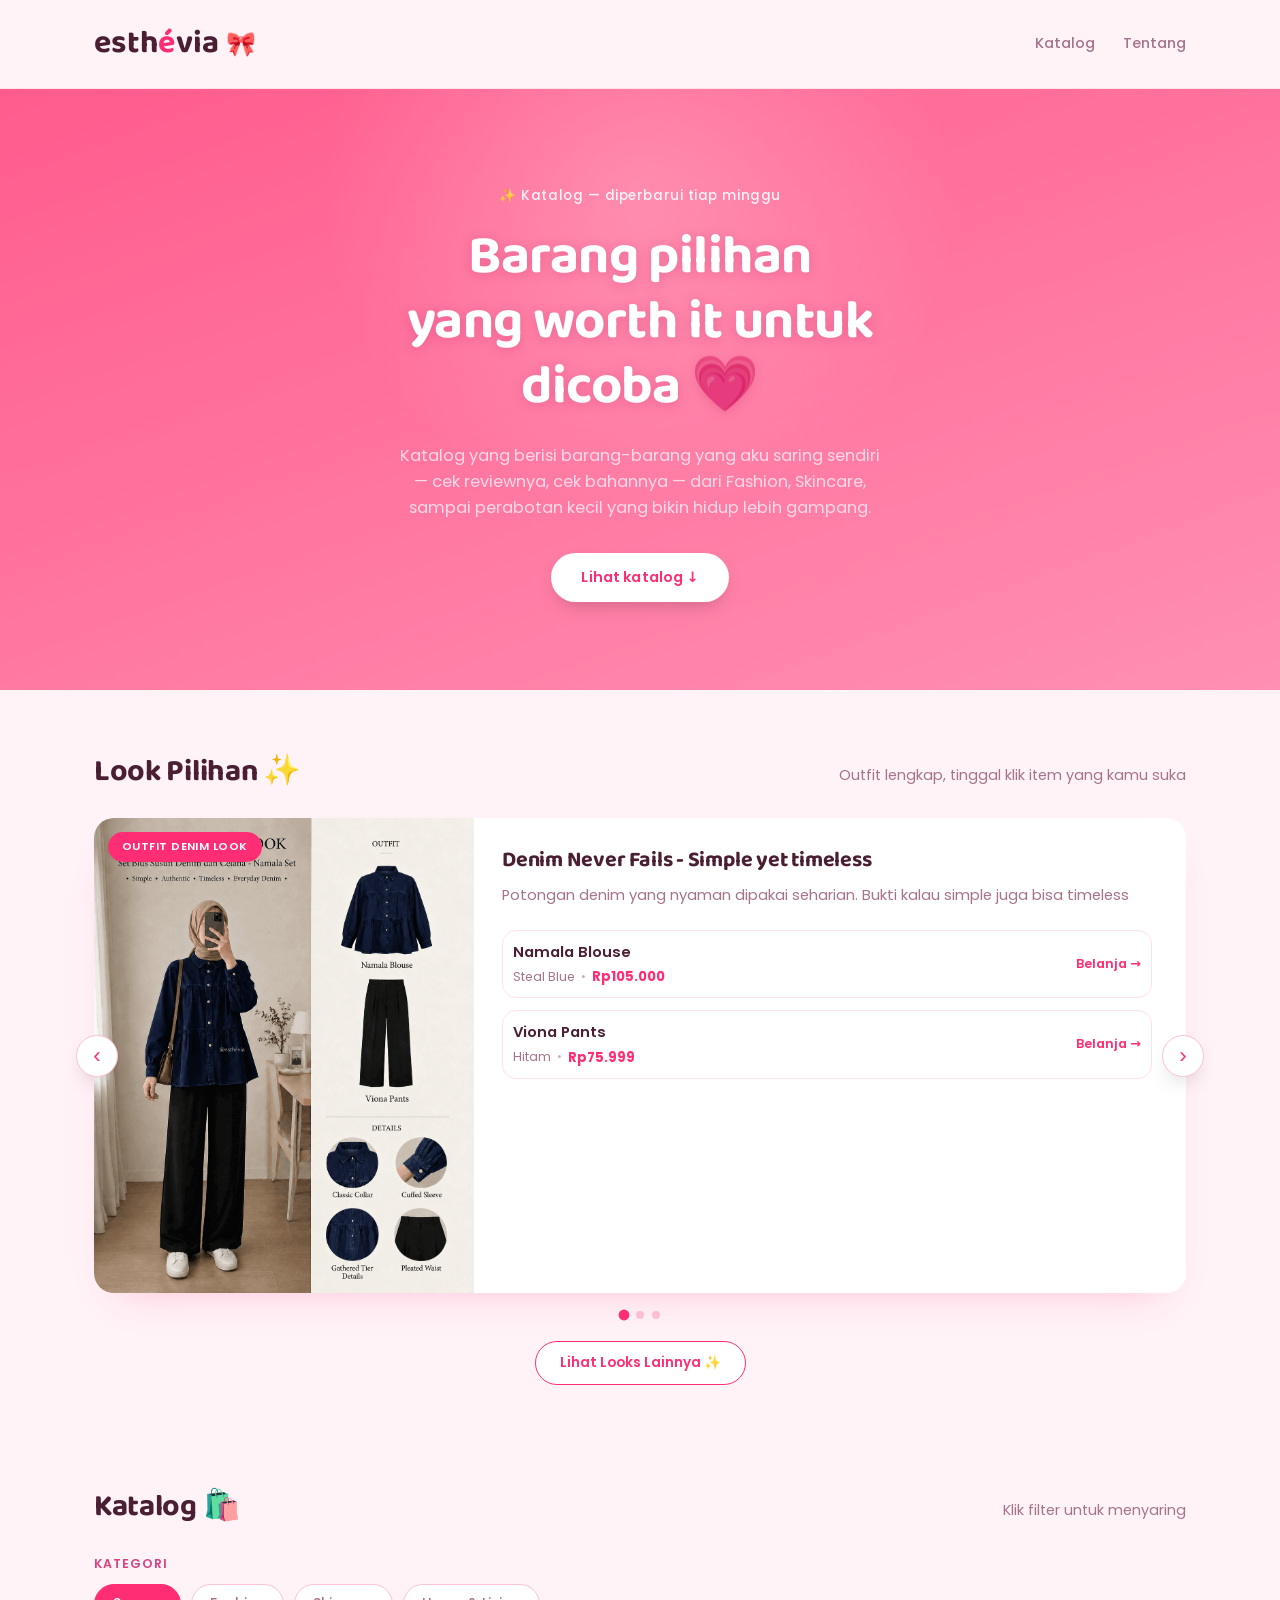
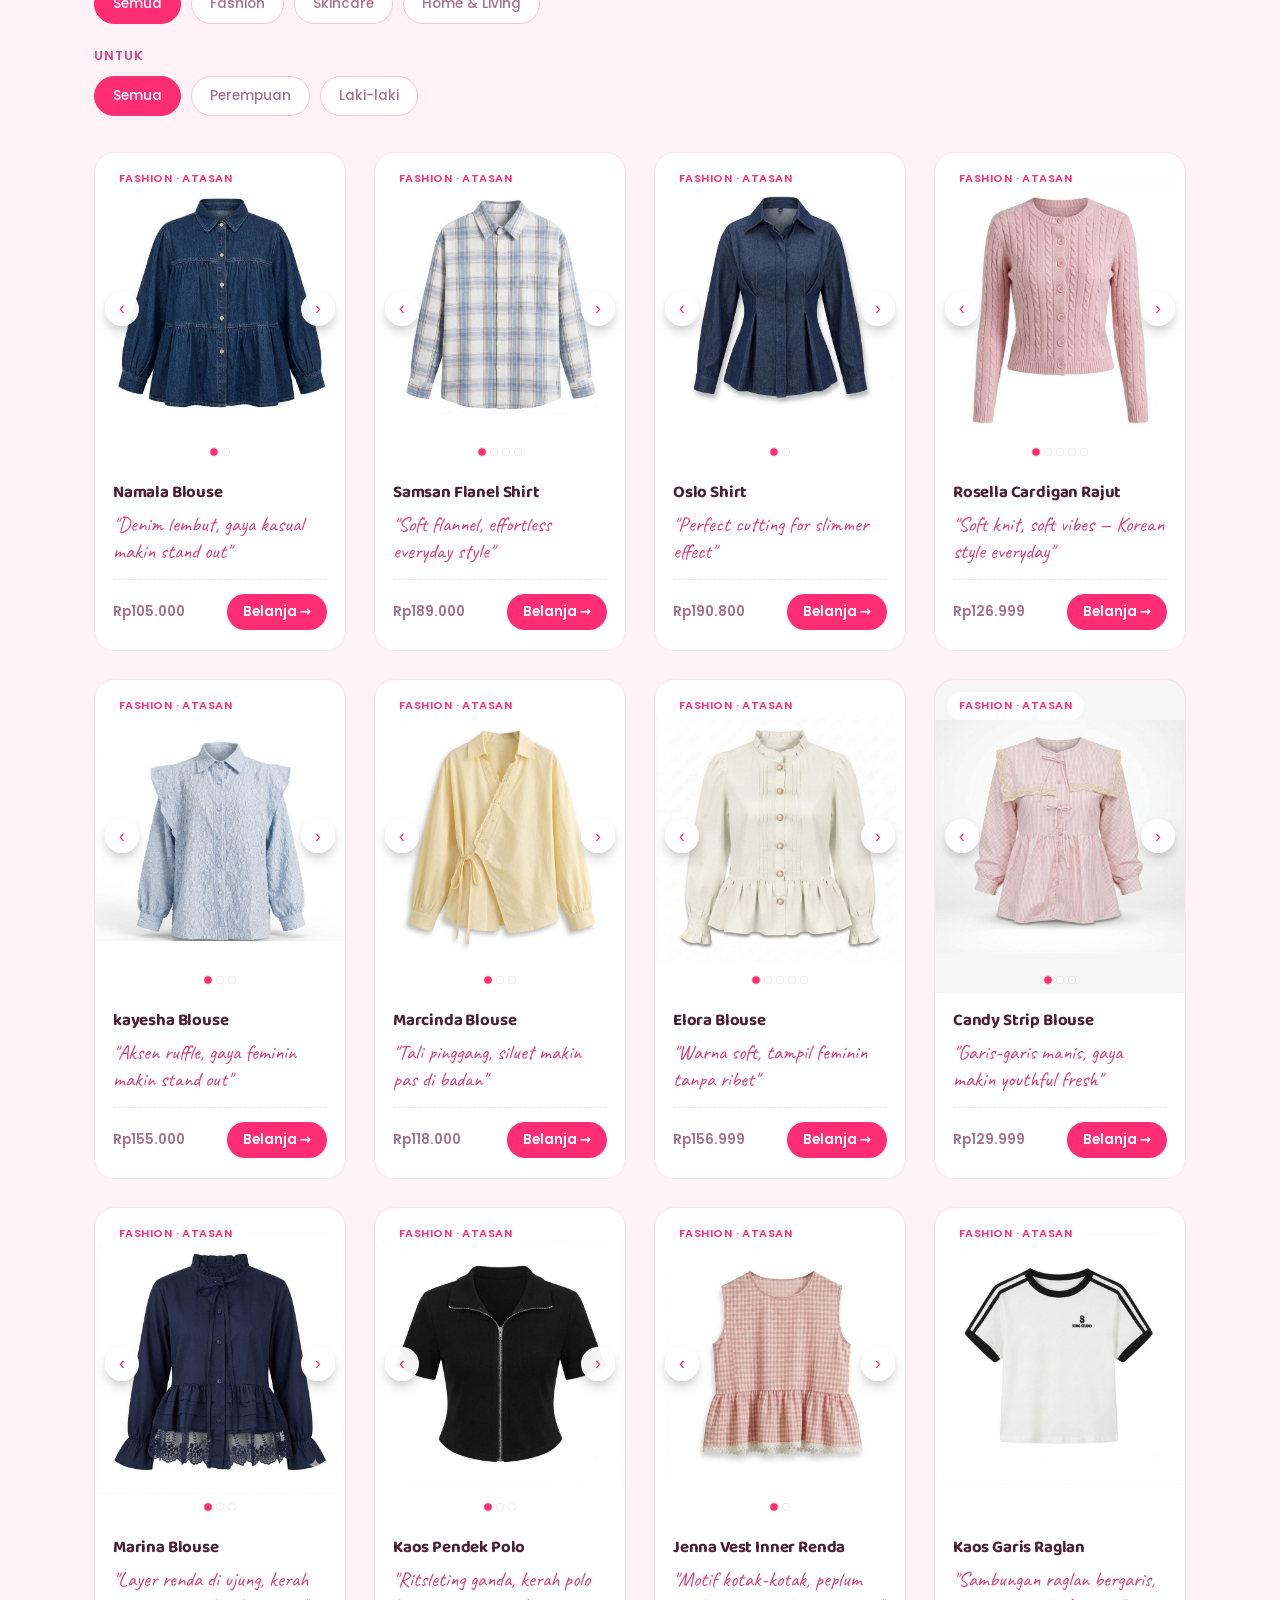
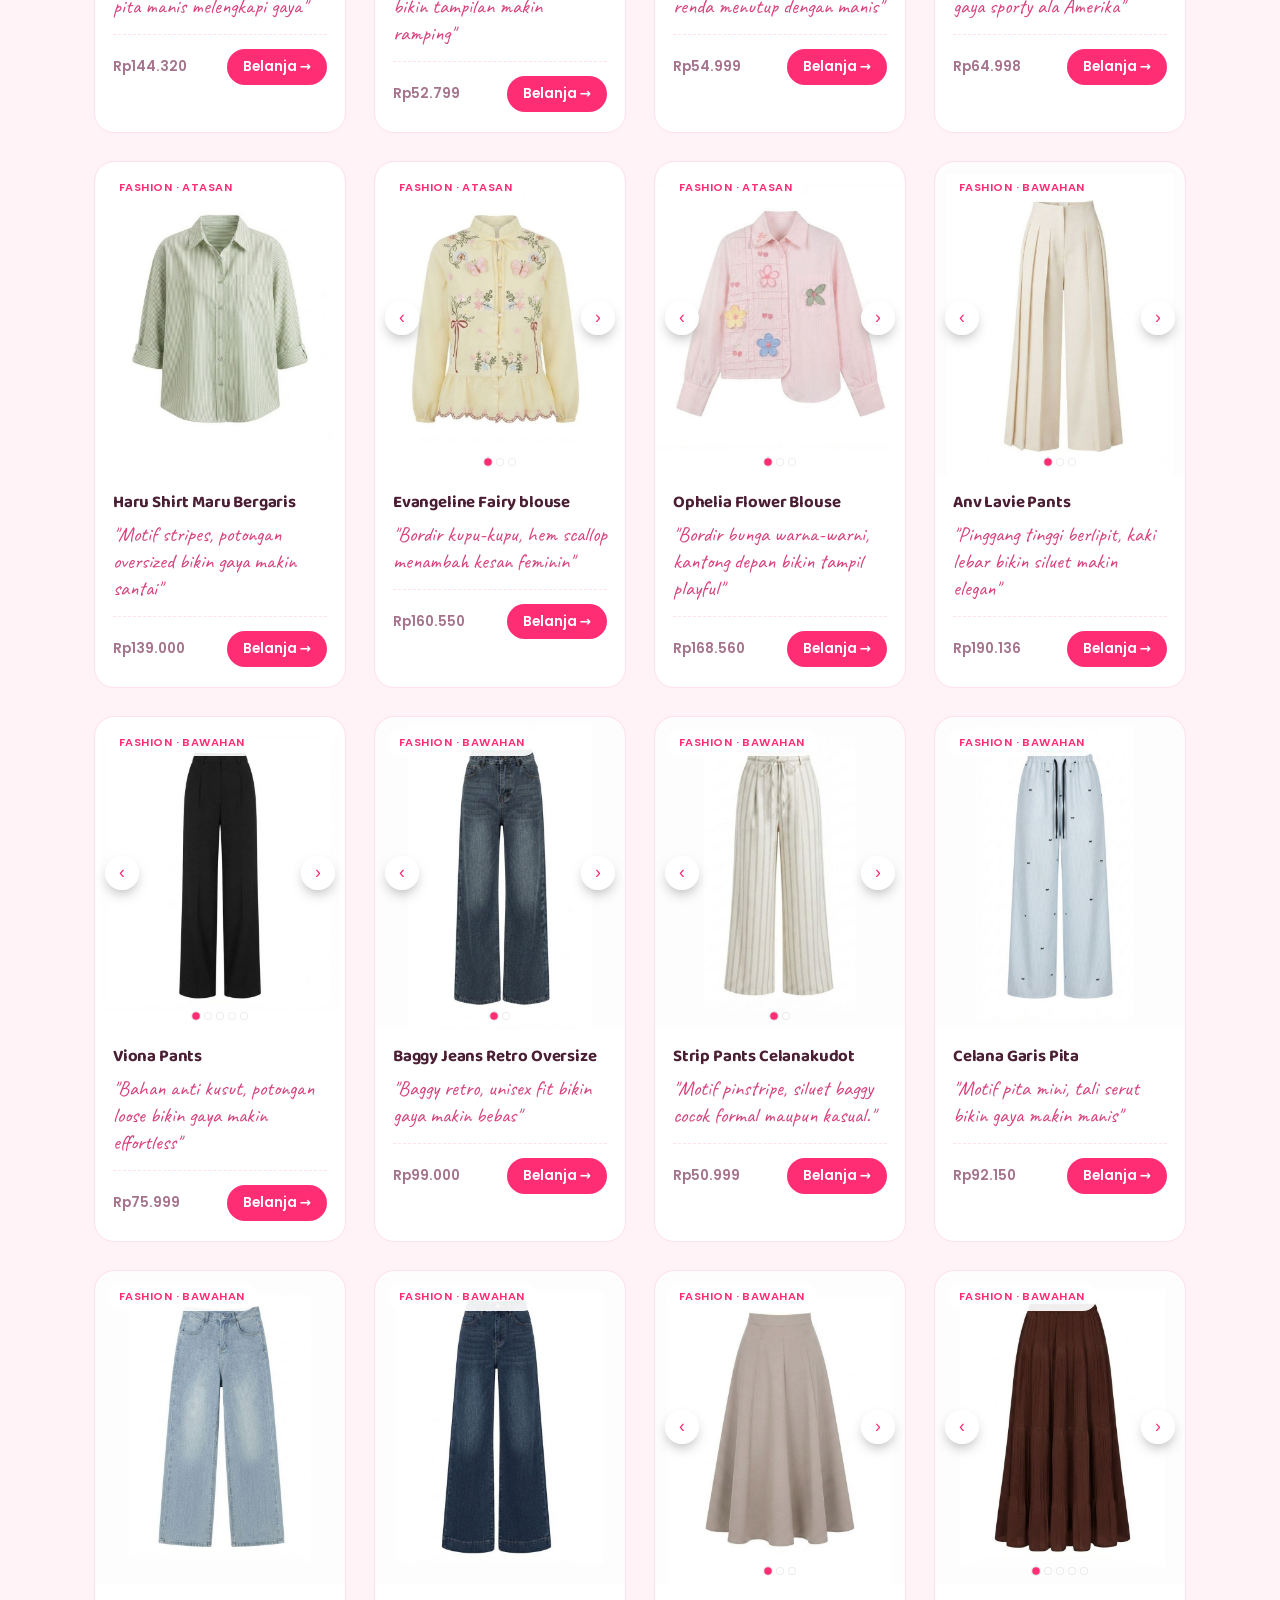
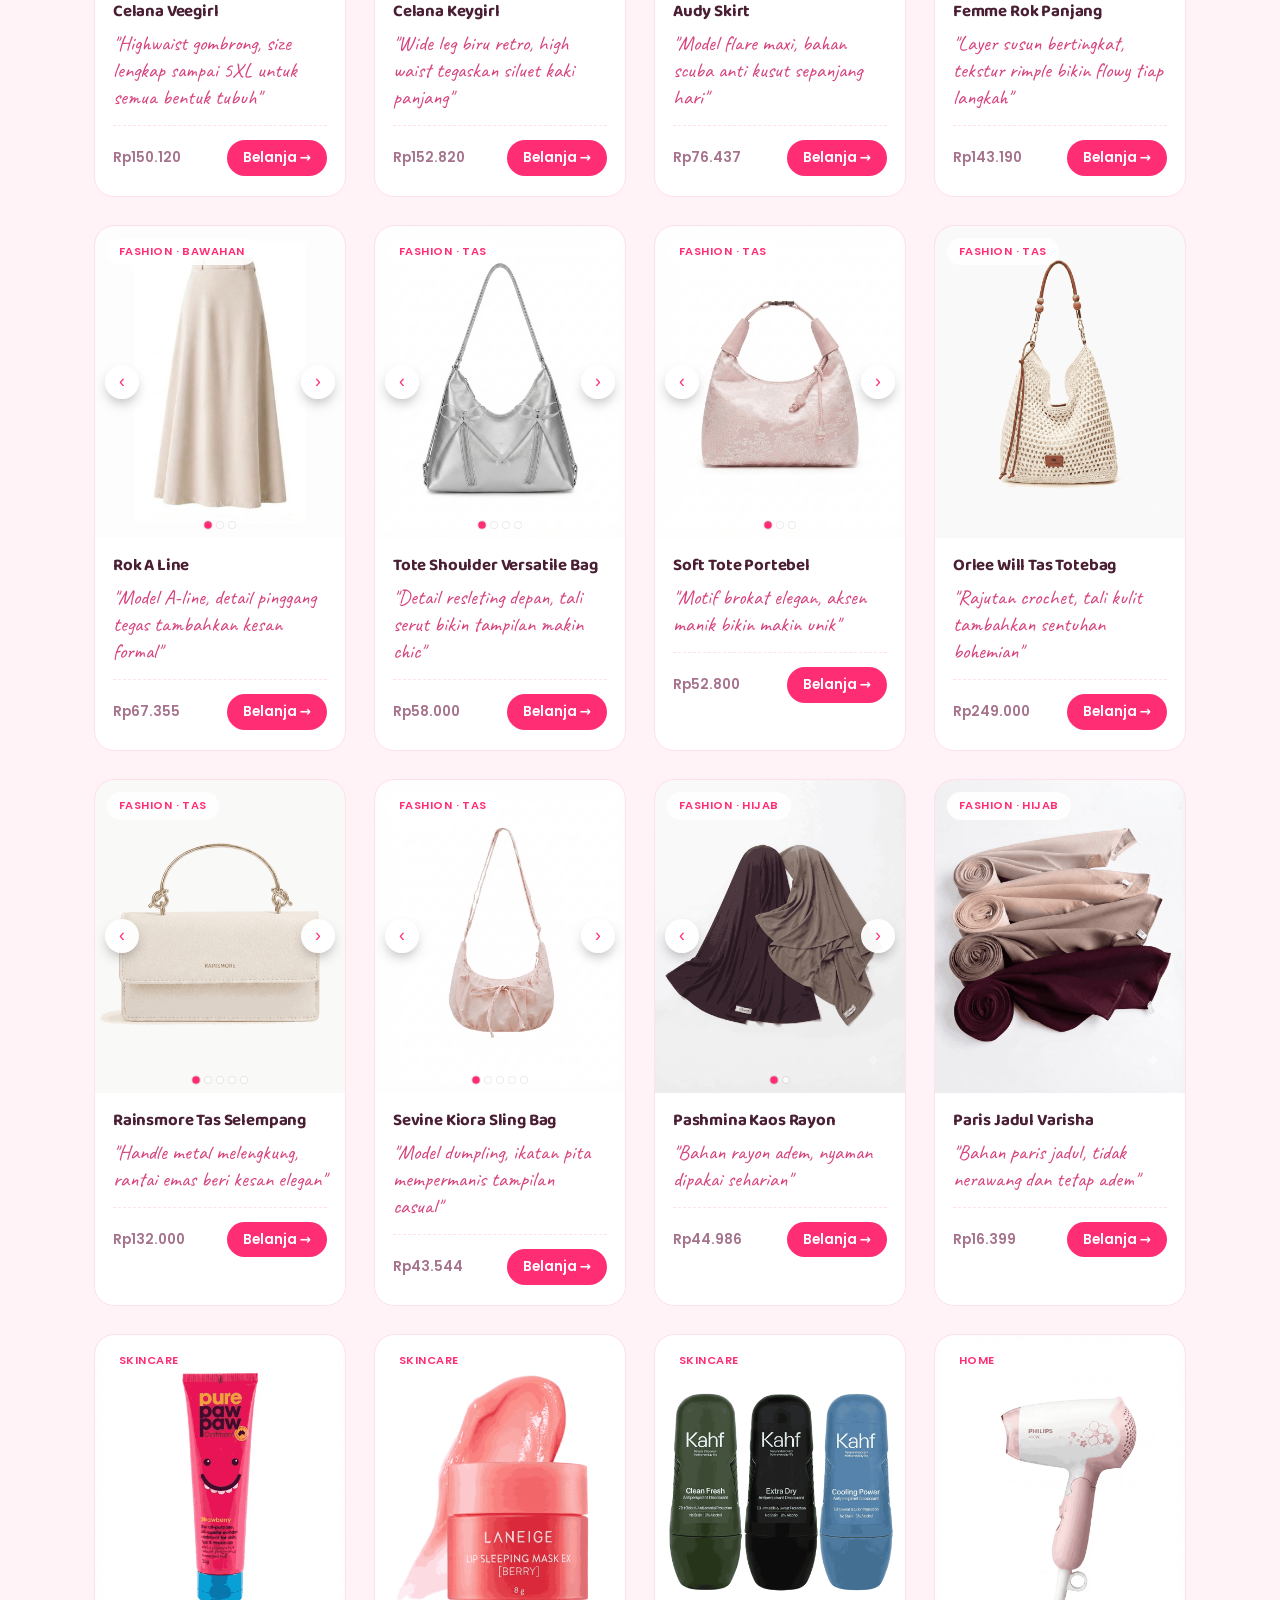
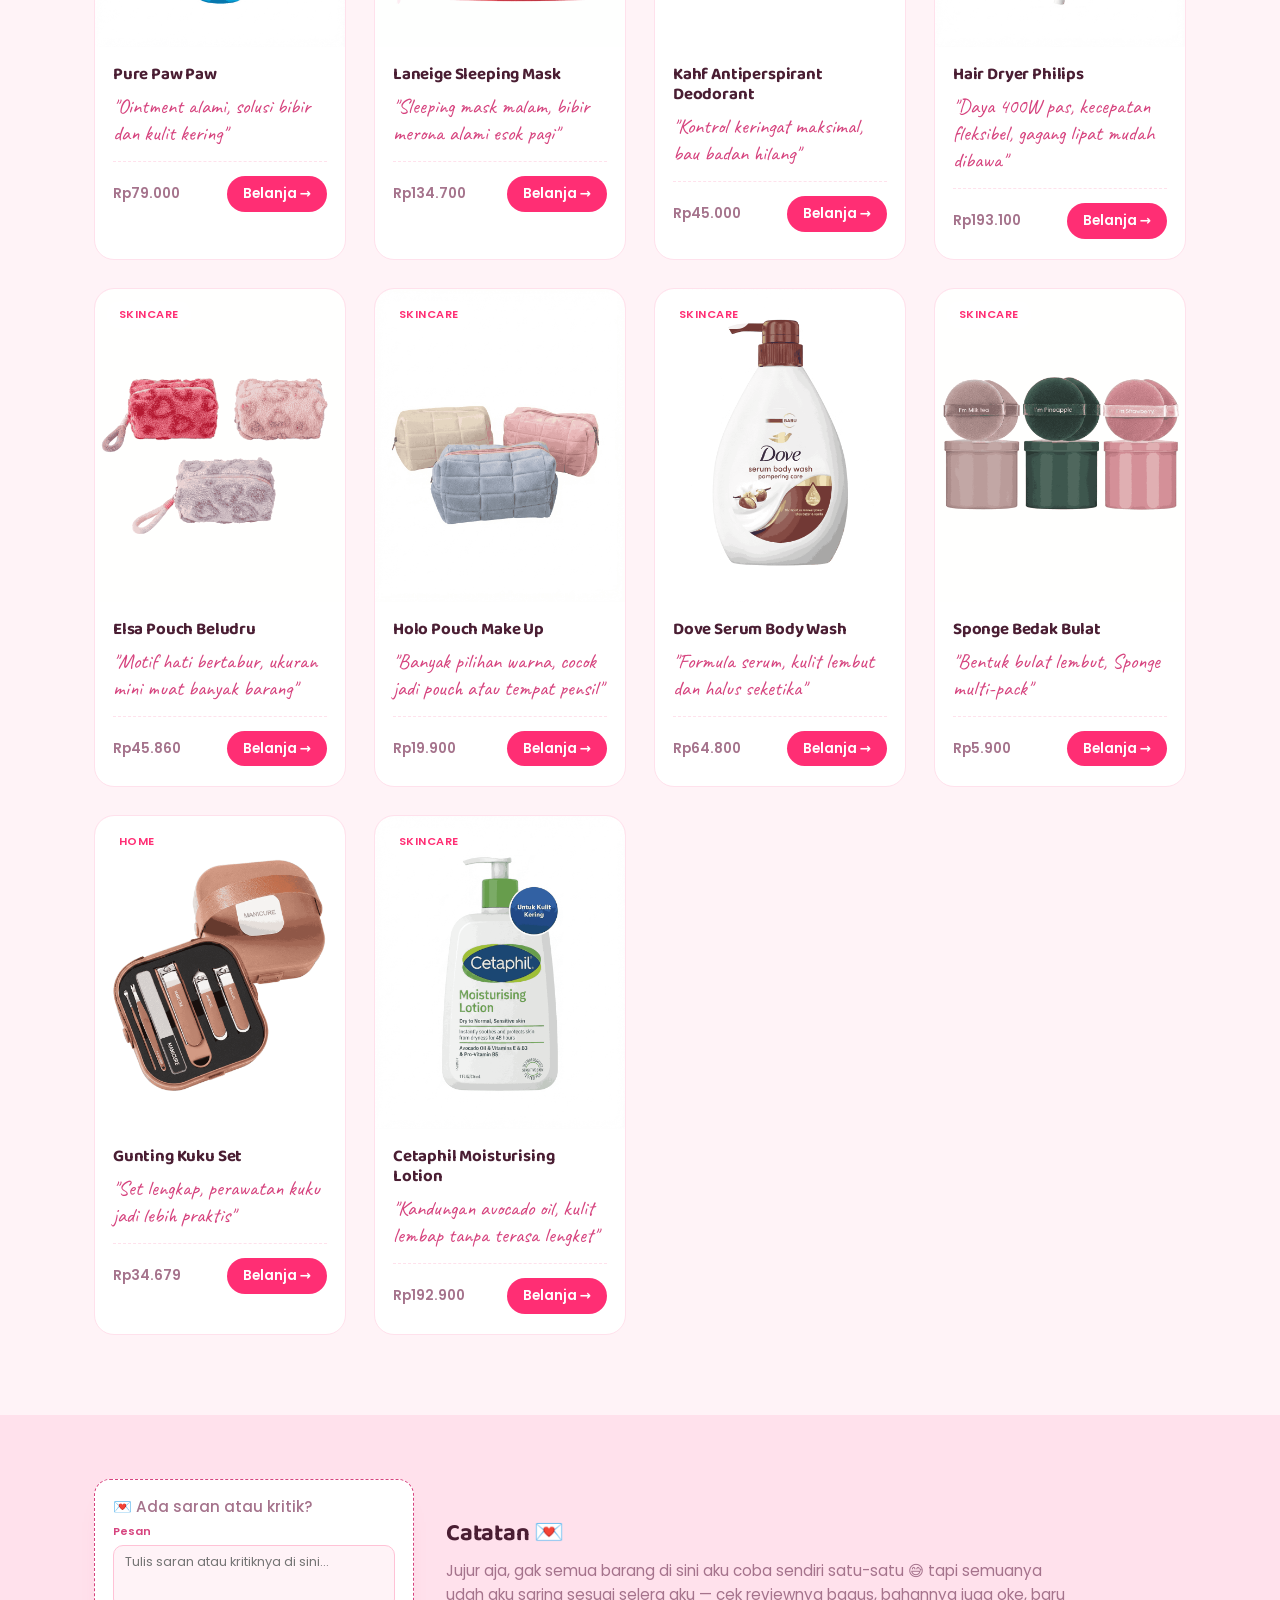
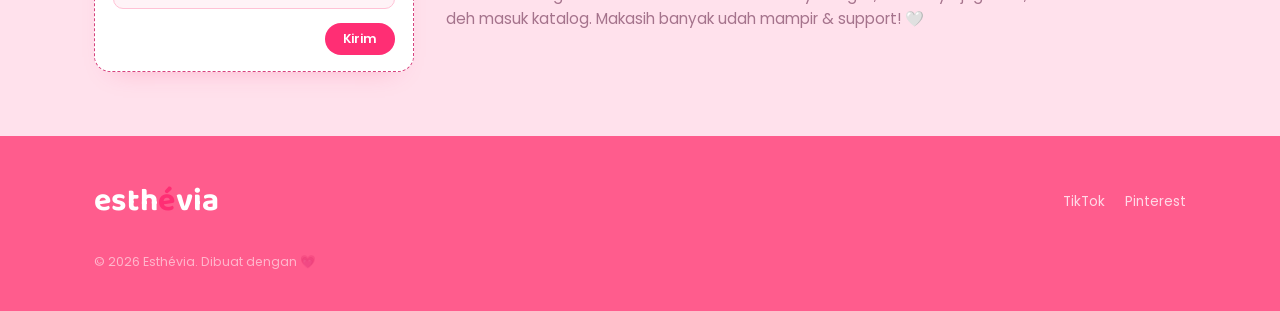
<file: index.html>
<!DOCTYPE html>
<html lang="id">
<head>
<meta charset="UTF-8">
<meta name="viewport" content="width=device-width, initial-scale=1.0">
<title>Esthévia — Katalog Rekomendasi</title>
<meta name="description" content="Kurasi barang pilihan yang benar-benar aku pakai dan rekomendasikan.">
<link rel="preconnect" href="https://fonts.googleapis.com">
<link rel="preconnect" href="https://fonts.gstatic.com" crossorigin>
<link href="https://fonts.googleapis.com/css2?family=Baloo+2:wght@500;600;700&family=Poppins:wght@400;500;600&family=Caveat:wght@500;600&display=swap" rel="stylesheet">
<link rel="stylesheet" href="style.css">
</head>
<body>

  <!-- ===== HEADER ===== -->
  <header class="site-header">
    <div class="wrap header-inner">
      <a href="#top" class="logo">esth<span>é</span>via <span class="logo-emoji">🎀</span></a>
      <nav class="main-nav">
        <a href="#katalog">Katalog</a>
        <a href="#tentang">Tentang</a>
      </nav>
    </div>
  </header>

  <!-- ===== HERO ===== -->
  <section class="hero" id="top">
    <div class="wrap hero-inner">
      <p class="hero-eyebrow">✨ Katalog — diperbarui tiap minggu</p>
      <h1 class="hero-title">Barang pilihan<br>yang worth it untuk dicoba 💗</h1>
      <p class="hero-sub">Katalog yang berisi barang-barang yang aku saring sendiri — cek reviewnya, cek bahannya — dari Fashion, Skincare, sampai perabotan kecil yang bikin hidup lebih gampang.</p>
      <a href="#katalog" class="hero-cta">Lihat katalog ↓</a>
    </div>
  </section>

  <!-- ===== LOOK OF THE WEEK ===== -->
  <section class="look" id="look">
    <div class="wrap">
      <div class="section-head">
        <h2>Look Pilihan ✨</h2>
        <p class="section-note">Outfit lengkap, tinggal klik item yang kamu suka</p>
      </div>

      <div class="look-carousel-wrap">
        <button class="look-nav look-nav-prev" id="lookPrev" aria-label="Look sebelumnya" type="button">‹</button>

        <div class="look-grid" id="lookGrid">

          <article class="look-card">
            <a class="look-photo" href="https://s.shopee.co.id/60Q6Vax48m" target="_blank" rel="noopener sponsored">
              <img src="Look 1.png" alt="Look 1">
              <span class="look-photo-tag">Outfit Denim Look</span>
            </a>
            <div class="look-detail">
              <h3 class="look-title">Denim Never Fails - Simple yet timeless</h3>
              <p class="look-desc">Potongan denim yang nyaman dipakai seharian. Bukti kalau simple juga bisa timeless</p>
              <ul class="look-items">
                <li class="look-item">
                  <a class="look-item-link" href="https://s.shopee.co.id/60Q6Vax48m" target="_blank" rel="noopener sponsored">
                    <span class="look-item-info">
                      <span class="look-item-name">Namala Blouse</span>
                      <span class="look-item-meta">
                        <span class="look-item-sub">Steal Blue</span>
                        <span class="look-item-dot">•</span>
                        <span class="look-item-price">Rp105.000</span>
                      </span>
                    </span>
                    <span class="look-item-cta">Belanja →</span>
                  </a>
                </li>
                <li class="look-item">
                  <a class="look-item-link" href="https://s.shopee.co.id/qi3OKfzMx" target="_blank" rel="noopener sponsored">
                    <span class="look-item-info">
                      <span class="look-item-name">Viona Pants</span>
                      <span class="look-item-meta">
                        <span class="look-item-sub">Hitam</span>
                        <span class="look-item-dot">•</span>
                        <span class="look-item-price">Rp75.999</span>
                      </span>
                    </span>
                    <span class="look-item-cta">Belanja →</span>
                  </a>
                </li>
              </ul>
            </div>
          </article>

          <article class="look-card">
            <a class="look-photo" href="https://s.shopee.co.id/4VbLk6rIXD" target="_blank" rel="noopener sponsored">
              <img src="Look 2.png" alt="Look 2">
              <span class="look-photo-tag">Soft Elegane Look</span>
            </a>
            <div class="look-detail">
              <h3 class="look-title">Quiet Luxury, Loud Elegance</h3>
              <p class="look-desc">Perpaduan blus renda dan celana Loose Pants yang menghadirkan kesan anggun, cocok untuk momen spesial maupun santai berkelas</p>
              <ul class="look-items">
                <li class="look-item">
                  <a class="look-item-link" href="https://s.shopee.co.id/4VbLk6rIXD" target="_blank" rel="noopener sponsored">
                    <span class="look-item-info">
                      <span class="look-item-name">Marina Blouse</span>
                      <span class="look-item-meta">
                        <span class="look-item-sub">Broken white</span>
                        <span class="look-item-dot">•</span>
                        <span class="look-item-price">Rp144.320</span>
                      </span>
                    </span>
                    <span class="look-item-cta">Belanja →</span>
                  </a>
                </li>
                <li class="look-item">
                  <a class="look-item-link" href="https://s.shopee.co.id/qi3OKfzMx" target="_blank" rel="noopener sponsored">
                    <span class="look-item-info">
                      <span class="look-item-name">Viona Pants</span>
                      <span class="look-item-meta">
                        <span class="look-item-sub">Ivory</span>
                        <span class="look-item-dot">•</span>
                        <span class="look-item-price">Rp75.999</span>
                      </span>
                    </span>
                    <span class="look-item-cta">Belanja →</span>
                  </a>
                </li>
              </ul>
            </div>
          </article>

          <article class="look-card">
            <a class="look-photo" href="https://s.shopee.co.id/3qLexDwYgm" target="_blank" rel="noopener sponsored">
              <img src="Look 3.png" alt="Look 3">
              <span class="look-photo-tag">Casual Chic Look</span>
            </a>
            <div class="look-detail">
              <h3 class="look-title">Butterfly Bloom</h3>
              <p class="look-desc">Bordir bunga dan kupu-kupu lembut berpadu manis dengan denim biru yang santai, cocok buat tampil fresh sepanjang hari</p>
              <ul class="look-items">
                <li class="look-item">
                  <a class="look-item-link" href="https://s.shopee.co.id/3qLexDwYgm" target="_blank" rel="noopener sponsored">
                    <span class="look-item-info">
                      <span class="look-item-name">Evangeline Fairy Blouse</span>
                      <span class="look-item-meta">
                        <span class="look-item-sub">Blue</span>
                        <span class="look-item-dot">•</span>
                        <span class="look-item-price">Rp168.560</span>
                      </span>
                    </span>
                    <span class="look-item-cta">Belanja →</span>
                  </a>
                </li>
                <li class="look-item">
                  <a class="look-item-link" href="https://s.shopee.co.id/7prnjSuRtc" target="_blank" rel="noopener sponsored">
                    <span class="look-item-info">
                      <span class="look-item-name">Veegirl Celana Jeans</span>
                      <span class="look-item-meta">
                        <span class="look-item-sub">Biru Muda</span>
                        <span class="look-item-dot">•</span>
                        <span class="look-item-price">Rp150.120</span>
                      </span>
                    </span>
                    <span class="look-item-cta">Belanja →</span>
                  </a>
                </li>
                <li class="look-item">
                  <a class="look-item-link" href="https://s.shopee.co.id/7fYRPpdwZE" target="_blank" rel="noopener sponsored">
                    <span class="look-item-info">
                      <span class="look-item-name">Sevine Kiora Sling Bag</span>
                      <span class="look-item-meta">
                        <span class="look-item-sub">Ivory</span>
                        <span class="look-item-dot">•</span>
                        <span class="look-item-price">Rp43.544</span>
                      </span>
                    </span>
                    <span class="look-item-cta">Belanja →</span>
                  </a>
                </li>
              </ul>
            </div>
          </article>
        </div>

        <button class="look-nav look-nav-next" id="lookNext" aria-label="Look berikutnya" type="button">›</button>
      </div>

      <div class="look-dots" id="lookDots"></div>

      <div class="look-more-wrap">
        <a class="look-load-more" href="looks.html">Lihat Looks Lainnya ✨</a>
      </div>
    </div>
  </section>

<!-- SECTION CATALOG-->
  <section class="katalog" id="katalog">
    <div class="wrap">
      <div class="section-head">
        <h2>Katalog 🛍️</h2>
        <p class="section-note">Klik filter untuk menyaring</p>
      </div>

      <div class="filter-group">
        <p class="filter-label">Kategori</p>
        <div class="filter-bar" role="tablist" aria-label="Saring kategori">
          <button class="filter-pill is-active" data-filter-type="category" data-filter="all">Semua</button>
          <button class="filter-pill" data-filter-type="category" data-filter="Fashion">Fashion</button>
          <button class="filter-pill" data-filter-type="category" data-filter="Skincare">Skincare</button>
          <button class="filter-pill" data-filter-type="category" data-filter="Home">Home &amp; Living</button>
        </div>
      </div>

      <div class="filter-group sub-filter-group" id="FashionSubfilter" hidden>
        <p class="filter-label">Jenis Fashion</p>
        <div class="filter-bar" role="tablist" aria-label="Saring jenis Fashion">
          <button class="filter-pill sub-pill is-active" data-filter-type="subcategory" data-filter="all">Semua</button>
          <button class="filter-pill sub-pill" data-filter-type="subcategory" data-filter="Atasan">Atasan</button>
          <button class="filter-pill sub-pill" data-filter-type="subcategory" data-filter="Bawahan">Bawahan</button>
          <button class="filter-pill sub-pill" data-filter-type="subcategory" data-filter="Hijab">Hijab</button>
          <button class="filter-pill sub-pill" data-filter-type="subcategory" data-filter="Tas">Tas</button>
        </div>
      </div>

      <div class="filter-group">
        <p class="filter-label">Untuk</p>
        <div class="filter-bar" role="tablist" aria-label="Saring gender">
          <button class="filter-pill is-active" data-filter-type="gender" data-filter="all">Semua</button>
          <button class="filter-pill" data-filter-type="gender" data-filter="Perempuan">Perempuan</button>
          <button class="filter-pill" data-filter-type="gender" data-filter="Laki-laki">Laki-laki</button>
        </div>
      </div>

      <!-- ===== GRID PRODUK ===== -->
      <div class="grid" id="productGrid">
        <!-- data-subcategory cuma dipakai kalau data-category="Fashion": isi Atasan / rok / celana / kondangan -->
        <article class="card" data-category="Fashion" data-subcategory="Atasan" data-gender="Perempuan">
          <div class="card-media">
            <div class="card-media-gallery">
              <a href="https://s.shopee.co.id/60Q6Vax48m" target="_blank" rel="noopener sponsored">
                <img src="Namala Blouse.jpg" alt="Namala Blouse - Steal Blue" loading="lazy">
              </a>
              <a href="https://s.shopee.co.id/60Q6Vax48m" target="_blank" rel="noopener sponsored">
                <img src="Namala Blouse 2.jpg" alt="Namala Blouse - Cloud Grey" loading="lazy">
              </a>
            </div>
            <span class="card-tag">Fashion · Atasan</span>
          </div>
          <div class="card-body">
            <h3 class="card-title">Namala Blouse</h3>
            <p class="card-note">"Denim lembut, gaya kasual makin stand out"</p>
            <div class="card-foot">
              <span class="card-price">Rp105.000</span>
              <a class="card-cta" href="https://s.shopee.co.id/60Q6Vax48m" target="_blank" rel="noopener sponsored">Belanja →</a>
            </div>
          </div>
        </article>
        
<!-- Tambah katalog-->
        <article class="card" data-category="Fashion" data-subcategory="Atasan" data-gender="Perempuan">
          <div class="card-media">
            <div class="card-media-gallery">
              <a href="https://s.shopee.co.id/1VxjhNp482" target="_blank" rel="noopener sponsored">
                <img src="Samsan Flanel 1.jpg" alt="Samsan Flanel 1" loading="lazy">
              </a>
              <a href="https://s.shopee.co.id/1VxjhNp482" target="_blank" rel="noopener sponsored">
                <img src="Samsan Flanel 2.jpg" alt="Samsan Flanel 2" loading="lazy">
              </a>
              <a href="https://s.shopee.co.id/1VxjhNp482" target="_blank" rel="noopener sponsored">
                <img src="Samsan Flanel 3.jpg" alt="Samsan Flanel 3" loading="lazy">
              </a>
              <a href="https://s.shopee.co.id/1VxjhNp482" target="_blank" rel="noopener sponsored">
                <img src="Samsan Flanel 4.jpg" alt="Samsan Flanel 4" loading="lazy">
              </a>
            </div>
            <span class="card-tag">Fashion · Atasan</span>
          </div>
          <div class="card-body">
            <h3 class="card-title">Samsan Flanel Shirt</h3>
            <p class="card-note">"Soft flannel, effortless everyday style"</p>
            <div class="card-foot">
              <span class="card-price">Rp189.000</span>
              <a class="card-cta" href="https://s.shopee.co.id/1VxjhNp482" target="_blank" rel="noopener sponsored">Belanja →</a>
            </div>
          </div>
        </article>

    <!-- Tambah katalog-->
        <article class="card" data-category="Fashion" data-subcategory="Atasan" data-gender="Perempuan">
          <div class="card-media">
            <div class="card-media-gallery">
              <a href="https://s.shopee.co.id/W5CWT0Ilz" target="_blank" rel="noopener sponsored">
                <img src="Oslo Shirt 1.jpg" alt="Oslo Shirt 1" loading="lazy">
              </a>
              <a href="https://s.shopee.co.id/W5CWT0Ilz" target="_blank" rel="noopener sponsored">
                <img src="Oslo Shirt 2.jpg" alt="Oslo Shirt 2" loading="lazy">
              </a>
            </div>
            <span class="card-tag">Fashion · Atasan</span>
          </div>
          <div class="card-body">
            <h3 class="card-title">Oslo Shirt</h3>
            <p class="card-note">"Perfect cutting for slimmer effect"</p>
            <div class="card-foot">
              <span class="card-price">Rp190.800</span>
              <a class="card-cta" href="https://s.shopee.co.id/W5CWT0Ilz" target="_blank" rel="noopener sponsored">Belanja →</a>
            </div>
          </div>
        </article>

<!-- Tambah katalog-->
        <article class="card" data-category="Fashion" data-subcategory="Atasan" data-gender="Perempuan">
          <div class="card-media">
            <div class="card-media-gallery">
              <a href="https://s.shopee.co.id/3Vio8MV2PF" target="_blank" rel="noopener sponsored">
                <img src="Rosella Cardigan 1.jpg" alt="Rosella Cardigan 1" loading="lazy">
              </a>
              <a href="https://s.shopee.co.id/3Vio8MV2PF" target="_blank" rel="noopener sponsored">
                <img src="Rosella Cardigan 2.jpg" alt="Rosella Cardigan 2" loading="lazy">
              </a>
              <a href="https://s.shopee.co.id/3Vio8MV2PF" target="_blank" rel="noopener sponsored">
                <img src="Rosella Cardigan 3.jpg" alt="Rosella Cardigan 3" loading="lazy">
              </a>
              <a href="https://s.shopee.co.id/3Vio8MV2PF" target="_blank" rel="noopener sponsored">
                <img src="Rosella Cardigan 4.jpg" alt="Rosella Cardigan 4" loading="lazy">
              </a>
              <a href="https://s.shopee.co.id/3Vio8MV2PF" target="_blank" rel="noopener sponsored">
                <img src="Rosella Cardigan 5.jpg" alt="Rosella Cardigan 5" loading="lazy">
              </a>
            </div>
            <span class="card-tag">Fashion · Atasan</span>
          </div>
          <div class="card-body">
            <h3 class="card-title">Rosella Cardigan Rajut</h3>
            <p class="card-note">"Soft knit, soft vibes — Korean style everyday"</p>
            <div class="card-foot">
              <span class="card-price">Rp126.999</span>
              <a class="card-cta" href="https://s.shopee.co.id/3Vio8MV2PF" target="_blank" rel="noopener sponsored">Belanja →</a>
            </div>
          </div>
        </article>
        
<!-- Tambah katalog-->
        <article class="card" data-category="Fashion" data-subcategory="Atasan" data-gender="Perempuan">
          <div class="card-media">
            <div class="card-media-gallery">
              <a href="https://s.shopee.co.id/18vz8wL2T" target="_blank" rel="noopener sponsored">
                <img src="Kayesha Blouse 1.jpg" alt="Kayesha Blouse 1" loading="lazy">
              </a>
              <a href="https://s.shopee.co.id/18vz8wL2T" target="_blank" rel="noopener sponsored">
                <img src="Kayesha Blouse 2.jpg" alt="Kayesha Blouse 2" loading="lazy">
              </a>
              <a href="https://s.shopee.co.id/18vz8wL2T" target="_blank" rel="noopener sponsored">
                <img src="Kayesha Blouse 3.jpg" alt="Kayesha Blouse 3" loading="lazy">
              </a>
            </div>
            <span class="card-tag">Fashion · Atasan</span>
          </div>
          <div class="card-body">
            <h3 class="card-title">kayesha Blouse</h3>
            <p class="card-note">"Aksen ruffle, gaya feminin makin stand out"</p>
            <div class="card-foot">
              <span class="card-price">Rp155.000</span>
              <a class="card-cta" href="https://s.shopee.co.id/18vz8wL2T" target="_blank" rel="noopener sponsored">Belanja →</a>
            </div>
          </div>
        </article> 
        
<!-- Tambah katalog-->
        <article class="card" data-category="Fashion" data-subcategory="Atasan" data-gender="Perempuan">
          <div class="card-media">
            <div class="card-media-gallery">
              <a href="https://s.shopee.co.id/80BDVuZGyb" target="_blank" rel="noopener sponsored">
                <img src="Marcinda Blouse 1.jpg" alt="Marcinda Blouse 1" loading="lazy">
              </a>
              <a href="https://s.shopee.co.id/80BDVuZGyb" target="_blank" rel="noopener sponsored">
                <img src="Marcinda Blouse 2.jpg" alt="Marcinda Blouse 2" loading="lazy">
              </a>
              <a href="https://s.shopee.co.id/80BDVuZGyb" target="_blank" rel="noopener sponsored">
                <img src="Marcinda Blouse 3.jpg" alt="Marcinda Blouse 3" loading="lazy">
              </a>
            </div>
            <span class="card-tag">Fashion · Atasan</span>
          </div>
          <div class="card-body">
            <h3 class="card-title">Marcinda Blouse</h3>
            <p class="card-note">"Tali pinggang, siluet makin pas di badan"</p>
            <div class="card-foot">
              <span class="card-price">Rp118.000</span>
              <a class="card-cta" href="https://s.shopee.co.id/80BDVuZGyb" target="_blank" rel="noopener sponsored">Belanja →</a>
            </div>
          </div>
        </article> 
        
<!-- Tambah katalog-->
        <article class="card" data-category="Fashion" data-subcategory="Atasan" data-gender="Perempuan">
          <div class="card-media">
            <div class="card-media-gallery">
              <a href="https://s.shopee.co.id/7fYN8HFgL1" target="_blank" rel="noopener sponsored">
                <img src="Elora Blouse 1.jpg" alt="Elora Blouse 1" loading="lazy">
              </a>
              <a href="https://s.shopee.co.id/7fYN8HFgL1" target="_blank" rel="noopener sponsored">
                <img src="Elora Blouse 2.jpg" alt="Elora Blouse 2" loading="lazy">
              </a>
              <a href="https://s.shopee.co.id/7fYN8HFgL1" target="_blank" rel="noopener sponsored">
                <img src="Elora Blouse 3.jpg" alt="Elora Blouse 3" loading="lazy">
              </a>
              <a href="https://s.shopee.co.id/7fYN8HFgL1" target="_blank" rel="noopener sponsored">
                <img src="Elora Blouse 4.jpg" alt="Elora Blouse 4" loading="lazy">
              </a>
              <a href="https://s.shopee.co.id/7fYN8HFgL1" target="_blank" rel="noopener sponsored">
                <img src="Elora Blouse 5.jpg" alt="Elora Blouse 5" loading="lazy">
              </a>
            </div>
            <span class="card-tag">Fashion · Atasan</span>
          </div>
          <div class="card-body">
            <h3 class="card-title">Elora Blouse</h3>
            <p class="card-note">"Warna soft, tampil feminin tanpa ribet"</p>
            <div class="card-foot">
              <span class="card-price">Rp156.999</span>
              <a class="card-cta" href="https://s.shopee.co.id/7fYN8HFgL1" target="_blank" rel="noopener sponsored">Belanja →</a>
            </div>
          </div>
        </article> 
        
<!-- Tambah katalog-->
        <article class="card" data-category="Fashion" data-subcategory="Atasan" data-gender="Perempuan">
          <div class="card-media">
            <div class="card-media-gallery">
              <a href="https://s.shopee.co.id/5fnIkceLxA" target="_blank" rel="noopener sponsored">
                <img src="Candy Strip Blouse 3.jpg" alt="Candy Strip Blouse 3" loading="lazy">
              </a>
              <a href="https://s.shopee.co.id/5fnIkceLxA" target="_blank" rel="noopener sponsored">
                <img src="Candy Strip Blouse 2.jpg" alt="Candy Strip Blouse 2" loading="lazy">
              </a>
              <a href="https://s.shopee.co.id/5fnIkceLxA" target="_blank" rel="noopener sponsored">
                <img src="Candy Strip Blouse 1.jpg" alt="Candy Strip Blouse 1" loading="lazy">
              </a>
            </div>
            <span class="card-tag">Fashion · Atasan</span>
          </div>
          <div class="card-body">
            <h3 class="card-title">Candy Strip Blouse</h3>
            <p class="card-note">"Garis-garis manis, gaya makin youthful fresh"</p>
            <div class="card-foot">
              <span class="card-price">Rp129.999</span>
              <a class="card-cta" href="https://s.shopee.co.id/5fnIkceLxA" target="_blank" rel="noopener sponsored">Belanja →</a>
            </div>
          </div>
        </article> 
        
<!-- Tambah katalog-->
        <article class="card" data-category="Fashion" data-subcategory="Atasan" data-gender="Perempuan">
          <div class="card-media">
            <div class="card-media-gallery">
              <a href="https://s.shopee.co.id/4VbLk6rIXD" target="_blank" rel="noopener sponsored">
                <img src="Marina Blouse 1.jpg" alt="Marina Blouse 1" loading="lazy">
              </a>
              <a href="https://s.shopee.co.id/4VbLk6rIXD" target="_blank" rel="noopener sponsored">
                <img src="Marina Blouse 2.jpg" alt="Marina Blouse 2" loading="lazy">
              </a>
              <a href="https://s.shopee.co.id/4VbLk6rIXD" target="_blank" rel="noopener sponsored">
                <img src="Marina Blouse 3.jpg" alt="Marina Blouse 3" loading="lazy">
              </a>
            </div>
            <span class="card-tag">Fashion · Atasan</span>
          </div>
          <div class="card-body">
            <h3 class="card-title">Marina Blouse</h3>
            <p class="card-note">"Layer renda di ujung, kerah pita manis melengkapi gaya"</p>
            <div class="card-foot">
              <span class="card-price">Rp144.320</span>
              <a class="card-cta" href="https://s.shopee.co.id/4VbLk6rIXD" target="_blank" rel="noopener sponsored">Belanja →</a>
            </div>
          </div>
        </article> 

<!-- Tambah katalog-->
        <article class="card" data-category="Fashion" data-subcategory="Atasan" data-gender="Perempuan">
          <div class="card-media">
            <div class="card-media-gallery">
              <a href="https://s.shopee.co.id/8Ko4F3TSTY" target="_blank" rel="noopener sponsored">
                <img src="Kaos Pendek Polo 1.jpg" alt="Kaos Pendek Polo 1" loading="lazy">
              </a>
              <a href="https://s.shopee.co.id/8Ko4F3TSTY" target="_blank" rel="noopener sponsored">
                <img src="Kaos Pendek Polo 2.jpg" alt="Kaos Pendek Polo 2" loading="lazy">
              </a>
              <a href="https://s.shopee.co.id/8Ko4F3TSTY" target="_blank" rel="noopener sponsored">
                <img src="Kaos Pendek Polo 3.jpg" alt="Kaos Pendek Polo 3" loading="lazy">
              </a>
            </div>
            <span class="card-tag">Fashion · Atasan</span>
          </div>
          <div class="card-body">
            <h3 class="card-title">Kaos Pendek Polo</h3>
            <p class="card-note">"Ritsleting ganda, kerah polo bikin tampilan makin ramping"</p>
            <div class="card-foot">
              <span class="card-price">Rp52.799</span>
              <a class="card-cta" href="https://s.shopee.co.id/8Ko4F3TSTY" target="_blank" rel="noopener sponsored">Belanja →</a>
            </div>
          </div>
        </article> 
        
<!-- Tambah katalog-->
        <article class="card" data-category="Fashion" data-subcategory="Atasan" data-gender="Perempuan">
          <div class="card-media">
            <div class="card-media-gallery">
              <a href="https://s.shopee.co.id/7Ac6v8pjrr" target="_blank" rel="noopener sponsored">
                <img src="Jenna Vest 1.jpg" alt="Jenna Vest 1" loading="lazy">
              </a>
              <a href="https://s.shopee.co.id/7Ac6v8pjrr" target="_blank" rel="noopener sponsored">
                <img src="Jenna Vest 2.jpg" alt="Jenna Vest 2" loading="lazy">
              </a>
            </div>
            <span class="card-tag">Fashion · Atasan</span>
          </div>
          <div class="card-body">
            <h3 class="card-title">Jenna Vest Inner Renda</h3>
            <p class="card-note">"Motif kotak-kotak, peplum renda menutup dengan manis"</p>
            <div class="card-foot">
              <span class="card-price">Rp54.999</span>
              <a class="card-cta" href="https://s.shopee.co.id/7Ac6v8pjrr" target="_blank" rel="noopener sponsored">Belanja →</a>
            </div>
          </div>
        </article> 
        
<!-- Tambah katalog-->
        <article class="card" data-category="Fashion" data-subcategory="Atasan" data-gender="Perempuan">
          <div class="card-media">
            <div class="card-media-gallery">
              <a href="https://s.shopee.co.id/5Ar2XXHjet" target="_blank" rel="noopener sponsored">
                <img src="Kaos Garis Raglan.jpg" alt="Kaos Garis Raglan" loading="lazy">
              </a>
            </div>
            <span class="card-tag">Fashion · Atasan</span>
          </div>
          <div class="card-body">
            <h3 class="card-title">Kaos Garis Raglan</h3>
            <p class="card-note">"Sambungan raglan bergaris, gaya sporty ala Amerika"</p>
            <div class="card-foot">
              <span class="card-price">Rp64.998</span>
              <a class="card-cta" href="https://s.shopee.co.id/5Ar2XXHjet" target="_blank" rel="noopener sponsored">Belanja →</a>
            </div>
          </div>
        </article> 
        
<!-- Tambah katalog-->
        <article class="card" data-category="Fashion" data-subcategory="Atasan" data-gender="Perempuan">
          <div class="card-media">
            <div class="card-media-gallery">
              <a href="https://s.shopee.co.id/2BDQy60wc5" target="_blank" rel="noopener sponsored">
                <img src="Haru Shirt Maru Bergaris.jpg" alt="Haru Shirt Maru Bergaris" loading="lazy">
              </a>
            </div>
            <span class="card-tag">Fashion · Atasan</span>
          </div>
          <div class="card-body">
            <h3 class="card-title">Haru Shirt Maru Bergaris</h3>
            <p class="card-note">"Motif stripes, potongan oversized bikin gaya makin santai"</p>
            <div class="card-foot">
              <span class="card-price">Rp139.000</span>
              <a class="card-cta" href="https://s.shopee.co.id/2BDQy60wc5" target="_blank" rel="noopener sponsored">Belanja →</a>
            </div>
          </div>
        </article> 
        
<!-- Tambah katalog-->
        <article class="card" data-category="Fashion" data-subcategory="Atasan" data-gender="Perempuan">
          <div class="card-media">
            <div class="card-media-gallery">
              <a href="https://s.shopee.co.id/3qLexDwYgm" target="_blank" rel="noopener sponsored">
                <img src="Evangeline Fairy blouse 1.jpg" alt="Evangeline Fairy blouse 1" loading="lazy">
              </a>
              <a href="https://s.shopee.co.id/3qLexDwYgm" target="_blank" rel="noopener sponsored">
                <img src="Evangeline Fairy blouse 2.jpg" alt="Evangeline Fairy blouse 2" loading="lazy">
              </a>
              <a href="https://s.shopee.co.id/3qLexDwYgm" target="_blank" rel="noopener sponsored">
                <img src="Evangeline Fairy blouse 3.jpg" alt="Evangeline Fairy blouse 3" loading="lazy">
              </a>
            </div>
            <span class="card-tag">Fashion · Atasan</span>
          </div>
          <div class="card-body">
            <h3 class="card-title">Evangeline Fairy blouse</h3>
            <p class="card-note">"Bordir kupu-kupu, hem scallop menambah kesan feminin"</p>
            <div class="card-foot">
              <span class="card-price">Rp160.550</span>
              <a class="card-cta" href="https://s.shopee.co.id/3qLexDwYgm" target="_blank" rel="noopener sponsored">Belanja →</a>
            </div>
          </div>
        </article> 

     <!-- Tambah katalog-->
        <article class="card" data-category="Fashion" data-subcategory="Atasan" data-gender="Perempuan">
          <div class="card-media">
            <div class="card-media-gallery">
              <a href="https://s.shopee.co.id/4LHvYBGfet" target="_blank" rel="noopener sponsored">
                <img src="Ophelia Flower Blouse 1.jpg" alt="Ophelia Flower Blouse 1" loading="lazy">
              </a>
              <a href="https://s.shopee.co.id/4LHvYBGfet" target="_blank" rel="noopener sponsored">
                <img src="Ophelia Flower Blouse 2.jpg" alt="Ophelia Flower Blouse 2" loading="lazy">
              </a>
              <a href="https://s.shopee.co.id/4LHvYBGfet" target="_blank" rel="noopener sponsored">
                <img src="Ophelia Flower Blouse 3.jpg" alt="Ophelia Flower Blouse 3" loading="lazy">
              </a>
            </div>
            <span class="card-tag">Fashion · Atasan</span>
          </div>
          <div class="card-body">
            <h3 class="card-title">Ophelia Flower Blouse</h3>
            <p class="card-note">"Bordir bunga warna-warni, kantong depan bikin tampil playful"</p>
            <div class="card-foot">
              <span class="card-price">Rp168.560</span>
              <a class="card-cta" href="https://s.shopee.co.id/3qLexDwYgm" target="_blank" rel="noopener sponsored">Belanja →</a>
            </div>
          </div>
        </article> 
        
<!-- Tambah katalog-->
        <article class="card" data-category="Fashion" data-subcategory="Bawahan" data-gender="Perempuan">
          <div class="card-media">
            <div class="card-media-gallery">
              <a href="https://s.shopee.co.id/5VTswqccqK" target="_blank" rel="noopener sponsored">
                <img src="Anv Lavie Pants 1.jpg" alt="Anv Lavie Pants 1" loading="lazy">
              </a>
              <a href="https://s.shopee.co.id/5VTswqccqK" target="_blank" rel="noopener sponsored">
                <img src="Anv Lavie Pants 2.jpg" alt="Anv Lavie Pants 2" loading="lazy">
              </a>
              <a href="https://s.shopee.co.id/5VTswqccqK" target="_blank" rel="noopener sponsored">
                <img src="Anv Lavie Pants 3.jpg" alt="Anv Lavie Pants 3" loading="lazy">
              </a>
            </div>
            <span class="card-tag">Fashion · Bawahan</span>
          </div>
          <div class="card-body">
            <h3 class="card-title">Anv Lavie Pants</h3>
            <p class="card-note">"Pinggang tinggi berlipit, kaki lebar bikin siluet makin elegan"</p>
            <div class="card-foot">
              <span class="card-price">Rp190.136</span>
              <a class="card-cta" href="https://s.shopee.co.id/5VTswqccqK" target="_blank" rel="noopener sponsored">Belanja →</a>
            </div>
          </div>
        </article> 
        
  <!-- Tambah katalog-->
        <article class="card" data-category="Fashion" data-subcategory="Bawahan" data-gender="Perempuan">
          <div class="card-media">
            <div class="card-media-gallery">
              <a href="https://s.shopee.co.id/qi3OKfzMx" target="_blank" rel="noopener sponsored">
                <img src="Viona Pants 1.jpg" alt="Viona Pants 1" loading="lazy">
              </a>
              <a href="https://s.shopee.co.id/qi3OKfzMx" target="_blank" rel="noopener sponsored">
                <img src="Viona Pants 2.jpg" alt="Viona Pants 2" loading="lazy">
              </a>
              <a href="https://s.shopee.co.id/qi3OKfzMx" target="_blank" rel="noopener sponsored">
                <img src="Viona Pants 3.jpg" alt="Viona Pants 3" loading="lazy">
              </a>
              <a href="https://s.shopee.co.id/qi3OKfzMx" target="_blank" rel="noopener sponsored">
                <img src="Viona Pants 4.jpg" alt="Viona Pants 4" loading="lazy">
              </a>
              <a href="https://s.shopee.co.id/qi3OKfzMx" target="_blank" rel="noopener sponsored">
                <img src="Viona Pants 5.jpg" alt="Viona Pants 5" loading="lazy">
              </a>
            </div>
            <span class="card-tag">Fashion · Bawahan</span>
          </div>
          <div class="card-body">
            <h3 class="card-title">Viona Pants</h3>
            <p class="card-note">"Bahan anti kusut, potongan loose bikin gaya makin effortless"</p>
            <div class="card-foot">
              <span class="card-price">Rp75.999</span>
              <a class="card-cta" href="https://s.shopee.co.id/qi3OKfzMx" target="_blank" rel="noopener sponsored">Belanja →</a>
            </div>
          </div>
        </article> 
        
<!-- Tambah katalog-->
        <article class="card" data-category="Fashion" data-subcategory="Bawahan" data-gender="Perempuan">
          <div class="card-media">
            <div class="card-media-gallery">
              <a href="https://s.shopee.co.id/4VbLlA0Esx" target="_blank" rel="noopener sponsored">
                <img src="Baggy Jeans Retro Oversize 1.jpg" alt="Baggy Jeans Retro Oversize 1" loading="lazy">
              </a>
              <a href="https://s.shopee.co.id/4VbLlA0Esx" target="_blank" rel="noopener sponsored">
                <img src="Baggy Jeans Retro Oversize 2.jpg" alt="Baggy Jeans Retro Oversize 2" loading="lazy">
              </a>
            </div>
            <span class="card-tag">Fashion · Bawahan</span>
          </div>
          <div class="card-body">
            <h3 class="card-title">Baggy Jeans Retro Oversize</h3>
            <p class="card-note">"Baggy retro, unisex fit bikin gaya makin bebas"</p>
            <div class="card-foot">
              <span class="card-price">Rp99.000</span>
              <a class="card-cta" href="https://s.shopee.co.id/4VbLlA0Esx" target="_blank" rel="noopener sponsored">Belanja →</a>
            </div>
          </div>
        </article> 
           
<!-- Tambah katalog-->
        <article class="card" data-category="Fashion" data-subcategory="Bawahan" data-gender="Perempuan">
          <div class="card-media">
            <div class="card-media-gallery">
              <a href="https://s.shopee.co.id/BSMbJlSKl" target="_blank" rel="noopener sponsored">
                <img src="Strip Pants Celanakudot 1.jpg" alt="Strip Pants Celanakudot 1" loading="lazy">
              </a>
              <a href="https://s.shopee.co.id/BSMbJlSKl" target="_blank" rel="noopener sponsored">
                <img src="Strip Pants Celanakudot 2.jpg" alt="Strip Pants Celanakudot 2" loading="lazy">
              </a>
            </div>
            <span class="card-tag">Fashion · Bawahan</span>
          </div>
          <div class="card-body">
            <h3 class="card-title">Strip Pants Celanakudot</h3>
            <p class="card-note">"Motif pinstripe, siluet baggy cocok formal maupun kasual."</p>
            <div class="card-foot">
              <span class="card-price">Rp50.999</span>
              <a class="card-cta" href="https://s.shopee.co.id/BSMbJlSKl" target="_blank" rel="noopener sponsored">Belanja →</a>
            </div>
          </div>
        </article> 
          
<!-- Tambah katalog-->
        <article class="card" data-category="Fashion" data-subcategory="Bawahan" data-gender="Perempuan">
          <div class="card-media">
            <div class="card-media-gallery">
              <a href="https://s.shopee.co.id/6ffqLBpkQI" target="_blank" rel="noopener sponsored">
                <img src="Celana Garis Pita.jpg" alt="Celana garis Pita" loading="lazy">
              </a>
            </div>
            <span class="card-tag">Fashion · Bawahan</span>
          </div>
          <div class="card-body">
            <h3 class="card-title">Celana Garis Pita</h3>
            <p class="card-note">"Motif pita mini, tali serut bikin gaya makin manis"</p>
            <div class="card-foot">
              <span class="card-price">Rp92.150</span>
              <a class="card-cta" href="https://s.shopee.co.id/6ffqLBpkQI" target="_blank" rel="noopener sponsored">Belanja →</a>
            </div>
          </div>
        </article> 
          
<!-- Tambah katalog-->
        <article class="card" data-category="Fashion" data-subcategory="Bawahan" data-gender="Perempuan">
          <div class="card-media">
            <div class="card-media-gallery">
              <a href="https://s.shopee.co.id/7prnjSuRtc" target="_blank" rel="noopener sponsored">
                <img src="Celana Veegirl.jpg" alt="Celana Veegirl" loading="lazy">
              </a>
            </div>
            <span class="card-tag">Fashion · Bawahan</span>
          </div>
          <div class="card-body">
            <h3 class="card-title">Celana Veegirl</h3>
            <p class="card-note">"Highwaist gombrong, size lengkap sampai 5XL untuk semua bentuk tubuh"</p>
            <div class="card-foot">
              <span class="card-price">Rp150.120</span>
              <a class="card-cta" href="https://s.shopee.co.id/7prnjSuRtc" target="_blank" rel="noopener sponsored">Belanja →</a>
            </div>
          </div>
        </article> 
      
<!-- Tambah katalog-->
        <article class="card" data-category="Fashion" data-subcategory="Bawahan" data-gender="Perempuan">
          <div class="card-media">
            <div class="card-media-gallery">
              <a href="https://s.shopee.co.id/5fnJ9WFILT" target="_blank" rel="noopener sponsored">
                <img src="Celana Keygirl.jpg" alt="Celana Keygirl" loading="lazy">
              </a>
            </div>
            <span class="card-tag">Fashion · Bawahan</span>
          </div>
          <div class="card-body">
            <h3 class="card-title">Celana Keygirl</h3>
            <p class="card-note">"Wide leg biru retro, high waist tegaskan siluet kaki panjang"</p>
            <div class="card-foot">
              <span class="card-price">Rp152.820</span>
              <a class="card-cta" href="https://s.shopee.co.id/5fnJ9WFILT" target="_blank" rel="noopener sponsored">Belanja →</a>
            </div>
          </div>
        </article> 
      
<!-- Tambah katalog-->
        <article class="card" data-category="Fashion" data-subcategory="Bawahan" data-gender="Perempuan">
          <div class="card-media">
            <div class="card-media-gallery">
              <a href="https://s.shopee.co.id/8fQuj6WiFV" target="_blank" rel="noopener sponsored">
                <img src="Audy Skirt 1.jpg" alt="Audy Skirt 1" loading="lazy">
              </a>
              <a href="https://s.shopee.co.id/8fQuj6WiFV" target="_blank" rel="noopener sponsored">
                <img src="Audy Skirt 2.jpg" alt="Audy Skirt 2" loading="lazy">
              </a>
              <a href="https://s.shopee.co.id/8fQuj6WiFV" target="_blank" rel="noopener sponsored">
                <img src="Audy Skirt 3.jpg" alt="Audy Skirt 3" loading="lazy">
              </a>
            </div>
            <span class="card-tag">Fashion · Bawahan</span>
          </div>
          <div class="card-body">
            <h3 class="card-title">Audy Skirt</h3>
            <p class="card-note">"Model flare maxi, bahan scuba anti kusut sepanjang hari"</p>
            <div class="card-foot">
              <span class="card-price">Rp76.437</span>
              <a class="card-cta" href="https://s.shopee.co.id/8fQuj6WiFV" target="_blank" rel="noopener sponsored">Belanja →</a>
            </div>
          </div>
        </article> 
         
  <!-- Tambah katalog-->
        <article class="card" data-category="Fashion" data-subcategory="Bawahan" data-gender="Perempuan">
          <div class="card-media">
            <div class="card-media-gallery">
              <a href="https://s.shopee.co.id/7Ac6wOWscq" target="_blank" rel="noopener sponsored">
                <img src="Femme Rok Panjang 1.jpg" alt="Femme Rok Panjang 1" loading="lazy">
              </a>
              <a href="https://s.shopee.co.id/7Ac6wOWscq" target="_blank" rel="noopener sponsored">
                <img src="Femme Rok Panjang 2.jpg" alt="Femme Rok Panjang 2" loading="lazy">
              </a>
              <a href="https://s.shopee.co.id/7Ac6wOWscq" target="_blank" rel="noopener sponsored">
                <img src="Femme Rok Panjang 3.jpg" alt="Femme Rok Panjang 3" loading="lazy">
              </a>
              <a href="https://s.shopee.co.id/7Ac6wOWscq" target="_blank" rel="noopener sponsored">
                <img src="Femme Rok Panjang 4.jpg" alt="Femme Rok Panjang 4" loading="lazy">
              </a>
              <a href="https://s.shopee.co.id/7Ac6wOWscq" target="_blank" rel="noopener sponsored">
                <img src="Femme Rok Panjang 5.jpg" alt="Femme Rok Panjang 5" loading="lazy">
              </a>
            </div>
            <span class="card-tag">Fashion · Bawahan</span>
          </div>
          <div class="card-body">
            <h3 class="card-title">Femme Rok Panjang</h3>
            <p class="card-note">"Layer susun bertingkat, tekstur rimple bikin flowy tiap langkah"</p>
            <div class="card-foot">
              <span class="card-price">Rp143.190</span>
              <a class="card-cta" href="https://s.shopee.co.id/7Ac6wOWscq" target="_blank" rel="noopener sponsored">Belanja →</a>
            </div>
          </div>
        </article> 
         
<!-- Tambah katalog-->
        <article class="card" data-category="Fashion" data-subcategory="Bawahan" data-gender="Perempuan">
          <div class="card-media">
            <div class="card-media-gallery">
              <a href="https://s.shopee.co.id/1gHAOKdTZC" target="_blank" rel="noopener sponsored">
                <img src="Rok A Line 1.jpg" alt="Rok A Line 1" loading="lazy">
              </a>
              <a href="https://s.shopee.co.id/1gHAOKdTZC" target="_blank" rel="noopener sponsored">
                <img src="Rok A Line 2.jpg" alt="Rok A Line 2" loading="lazy">
              </a>
              <a href="https://s.shopee.co.id/1gHAOKdTZC" target="_blank" rel="noopener sponsored">
                <img src="Rok A Line 3.jpg" alt="Rok A Line 3" loading="lazy">
              </a>
            </div>
            <span class="card-tag">Fashion · Bawahan</span>
          </div>
          <div class="card-body">
            <h3 class="card-title">Rok A Line</h3>
            <p class="card-note">"Model A-line, detail pinggang tegas tambahkan kesan formal"</p>
            <div class="card-foot">
              <span class="card-price">Rp67.355</span>
              <a class="card-cta" href="https://s.shopee.co.id/1gHAOKdTZC" target="_blank" rel="noopener sponsored">Belanja →</a>
            </div>
          </div>
        </article> 
         
<!-- Tambah katalog-->
        <article class="card" data-category="Fashion" data-subcategory="Tas" data-gender="Perempuan">
          <div class="card-media">
            <div class="card-media-gallery">
              <a href="https://s.shopee.co.id/80BHoKWyhm" target="_blank" rel="noopener sponsored">
                <img src="Tote Shoulder Versatile Bag 1.png" alt="Tote Shoulder Versatile Bag 1" loading="lazy">
              </a>
              <a href="https://s.shopee.co.id/80BHoKWyhm" target="_blank" rel="noopener sponsored">
                <img src="Tote Shoulder Versatile Bag 2.png" alt="Tote Shoulder Versatile Bag 2" loading="lazy">
              </a>
              <a href="https://s.shopee.co.id/80BHoKWyhm" target="_blank" rel="noopener sponsored">
                <img src="Tote Shoulder Versatile Bag 3.png" alt="Tote Shoulder Versatile Bag 3" loading="lazy">
              </a>
              <a href="https://s.shopee.co.id/80BHoKWyhm" target="_blank" rel="noopener sponsored">
                <img src="Tote Shoulder Versatile Bag 4.png" alt="Tote Shoulder Versatile Bag 4" loading="lazy">
              </a>
            </div>
            <span class="card-tag">Fashion · Tas</span>
          </div>
          <div class="card-body">
            <h3 class="card-title">Tote Shoulder Versatile Bag</h3>
            <p class="card-note">"Detail resleting depan, tali serut bikin tampilan makin chic"</p>
            <div class="card-foot">
              <span class="card-price">Rp58.000</span>
              <a class="card-cta" href="https://s.shopee.co.id/80BHoKWyhm" target="_blank" rel="noopener sponsored">Belanja →</a>
            </div>
          </div>
        </article> 
                 
<!-- Tambah katalog-->
        <article class="card" data-category="Fashion" data-subcategory="Tas" data-gender="Perempuan">
          <div class="card-media">
            <div class="card-media-gallery">
              <a href="https://s.shopee.co.id/1gHEGigjmy" target="_blank" rel="noopener sponsored">
                <img src="Soft Tote Portebel 1.png" alt="Soft Tote Portebel 1" loading="lazy">
              </a>
              <a href="https://s.shopee.co.id/1gHEGigjmy" target="_blank" rel="noopener sponsored">
                <img src="Soft Tote Portebel 2.png" alt="Soft Tote Portebel 2" loading="lazy">
              </a>
              <a href="https://s.shopee.co.id/1gHEGigjmy" target="_blank" rel="noopener sponsored">
                <img src="Soft Tote Portebel 3.png" alt="Soft Tote Portebel 3" loading="lazy">
              </a>
            </div>
            <span class="card-tag">Fashion · Tas</span>
          </div>
          <div class="card-body">
            <h3 class="card-title">Soft Tote Portebel</h3>
            <p class="card-note">"Motif brokat elegan, aksen manik bikin makin unik"</p>
            <div class="card-foot">
              <span class="card-price">Rp52.800</span>
              <a class="card-cta" href="https://s.shopee.co.id/1gHEGigjmy" target="_blank" rel="noopener sponsored">Belanja →</a>
            </div>
          </div>
        </article> 
        
        <!-- Tambah katalog-->
        <article class="card" data-category="Fashion" data-subcategory="Tas" data-gender="Perempuan">
          <div class="card-media">
            <div class="card-media-gallery">
              <a href="https://s.shopee.co.id/5q6nEOe0wt" target="_blank" rel="noopener sponsored">
                <img src="Orlee Will Tas Totebag.png" alt="Orlee Will Tas Totebag" loading="lazy">
              </a>
            </div>
            <span class="card-tag">Fashion · Tas</span>
          </div>
          <div class="card-body">
            <h3 class="card-title">Orlee Will Tas Totebag</h3>
            <p class="card-note">"Rajutan crochet, tali kulit tambahkan sentuhan bohemian"</p>
            <div class="card-foot">
              <span class="card-price">Rp249.000</span>
              <a class="card-cta" href="https://s.shopee.co.id/5q6nEOe0wt" target="_blank" rel="noopener sponsored">Belanja →</a>
            </div>
          </div>
        </article> 
         
<!-- Tambah katalog-->
        <article class="card" data-category="Fashion" data-subcategory="Tas" data-gender="Perempuan">
          <div class="card-media">
            <div class="card-media-gallery">
              <a href="https://s.shopee.co.id/9fJVnTbfuM" target="_blank" rel="noopener sponsored">
                <img src="Rainsmore Tas Selempang 1.png" alt="Rainsmore Tas Selempang 1" loading="lazy">
              </a>
              <a href="https://s.shopee.co.id/9fJVnTbfuM" target="_blank" rel="noopener sponsored">
                <img src="Rainsmore Tas Selempang 2.png" alt="Rainsmore Tas Selempang 2" loading="lazy">
              </a>
              <a href="https://s.shopee.co.id/9fJVnTbfuM" target="_blank" rel="noopener sponsored">
                <img src="Rainsmore Tas Selempang 3.png" alt="Rainsmore Tas Selempang 3" loading="lazy">
              </a>
              <a href="https://s.shopee.co.id/9fJVnTbfuM" target="_blank" rel="noopener sponsored">
                <img src="Rainsmore Tas Selempang 4.png" alt="Rainsmore Tas Selempang 4" loading="lazy">
              </a>
              <a href="https://s.shopee.co.id/9fJVnTbfuM" target="_blank" rel="noopener sponsored">
                <img src="Rainsmore Tas Selempang 5.png" alt="Rainsmore Tas Selempang 5" loading="lazy">
              </a>
            </div>
            <span class="card-tag">Fashion · Tas</span>
          </div>
          <div class="card-body">
            <h3 class="card-title">Rainsmore Tas Selempang</h3>
            <p class="card-note">"Handle metal melengkung, rantai emas beri kesan elegan"</p>
            <div class="card-foot">
              <span class="card-price">Rp132.000</span>
              <a class="card-cta" href="https://s.shopee.co.id/9fJVnTbfuM" target="_blank" rel="noopener sponsored">Belanja →</a>
            </div>
          </div>
        </article> 

<!-- Tambah katalog-->
        <article class="card" data-category="Fashion" data-subcategory="Tas" data-gender="Perempuan">
          <div class="card-media">
            <div class="card-media-gallery">
              <a href="https://s.shopee.co.id/7fYRPpdwZE" target="_blank" rel="noopener sponsored">
                <img src="Sevine Kiora Sling Bag 1.png" alt="Sevine Kiora Sling Bag 1" loading="lazy">
              </a>
              <a href="https://s.shopee.co.id/7fYRPpdwZE" target="_blank" rel="noopener sponsored">
                <img src="Sevine Kiora Sling Bag 2.png" alt="Sevine Kiora Sling Bag 2" loading="lazy">
              </a>
              <a href="https://s.shopee.co.id/7fYRPpdwZE" target="_blank" rel="noopener sponsored">
                <img src="Sevine Kiora Sling Bag 3.png" alt="Sevine Kiora Sling Bag 3" loading="lazy">
              </a>
              <a href="https://s.shopee.co.id/7fYRPpdwZE" target="_blank" rel="noopener sponsored">
                <img src="Sevine Kiora Sling Bag 4.png" alt="Sevine Kiora Sling Bag 4" loading="lazy">
              </a>
              <a href="https://s.shopee.co.id/7fYRPpdwZE" target="_blank" rel="noopener sponsored">
                <img src="Sevine Kiora Sling Bag 5.png" alt="Sevine Kiora Sling Bag 5" loading="lazy">
              </a>
            </div>
            <span class="card-tag">Fashion · Tas</span>
          </div>
          <div class="card-body">
            <h3 class="card-title">Sevine Kiora Sling Bag</h3>
            <p class="card-note">"Model dumpling, ikatan pita mempermanis tampilan casual"</p>
            <div class="card-foot">
              <span class="card-price">Rp43.544</span>
              <a class="card-cta" href="https://s.shopee.co.id/7fYRPpdwZE" target="_blank" rel="noopener sponsored">Belanja →</a>
            </div>
          </div>
        </article> 
        
<!-- Tambah katalog-->
        <article class="card" data-category="Fashion" data-subcategory="Hijab" data-gender="Perempuan">
          <div class="card-media">
            <div class="card-media-gallery">
              <a href="https://s.shopee.co.id/7fYRPscO7X" target="_blank" rel="noopener sponsored">
                <img src="Pashmina Kaos Rayon 1.png" alt="Pashmina Kaos Rayon 1" loading="lazy">
              </a>
              <a href="https://s.shopee.co.id/7fYRPscO7X" target="_blank" rel="noopener sponsored">
                <img src="Pashmina Kaos Rayon 2.png" alt="Pashmina Kaos Rayon 2" loading="lazy">
              </a>
            </div>
            <span class="card-tag">Fashion · Hijab</span>
          </div>
          <div class="card-body">
            <h3 class="card-title">Pashmina Kaos Rayon</h3>
            <p class="card-note">"Bahan rayon adem, nyaman dipakai seharian"</p>
            <div class="card-foot">
              <span class="card-price">Rp44.986</span>
              <a class="card-cta" href="https://s.shopee.co.id/7fYRPscO7X" target="_blank" rel="noopener sponsored">Belanja →</a>
            </div>
          </div>
        </article>
         
<!-- Tambah katalog-->
        <article class="card" data-category="Fashion" data-subcategory="Hijab" data-gender="Perempuan">
          <div class="card-media">
            <div class="card-media-gallery">
              <a href="https://s.shopee.co.id/9pcvzscBw1" target="_blank" rel="noopener sponsored">
                <img src="Paris Jadul Varisha.png" alt="Paris Jadul Varisha" loading="lazy">
              </a>
            </div>
            <span class="card-tag">Fashion · Hijab</span>
          </div>
          <div class="card-body">
            <h3 class="card-title">Paris Jadul Varisha</h3>
            <p class="card-note">"Bahan paris jadul, tidak nerawang dan tetap adem"</p>
            <div class="card-foot">
              <span class="card-price">Rp16.399</span>
              <a class="card-cta" href="https://s.shopee.co.id/9pcvzscBw1" target="_blank" rel="noopener sponsored">Belanja →</a>
            </div>
          </div>
        </article>
        
    <!-- Tambah katalog-->
        <article class="card" data-category="Skincare" data-gender="Perempuan">
          <div class="card-media">
            <div class="card-media-gallery">
              <a href="https://s.shopee.co.id/1LeNsJGgi5" target="_blank" rel="noopener sponsored">
                <img src="Pure Paw Paw.png" alt="Pure Paw Paw" loading="lazy">
              </a>
            </div>
            <span class="card-tag">Skincare</span>
          </div>
          <div class="card-body">
            <h3 class="card-title">Pure Paw Paw</h3>
            <p class="card-note">"Ointment alami, solusi bibir dan kulit kering"</p>
            <div class="card-foot">
              <span class="card-price">Rp79.000</span>
              <a class="card-cta" href="https://s.shopee.co.id/1LeNsJGgi5" target="_blank" rel="noopener sponsored">Belanja →</a>
            </div>
          </div>
        </article>
         
    <!-- Tambah katalog-->
        <article class="card" data-category="Skincare" data-gender="Perempuan">
          <div class="card-media">
            <div class="card-media-gallery">
              <a href="https://s.shopee.co.id/AAFmOc7ypJ" target="_blank" rel="noopener sponsored">
                <img src="Laneige Sleeping Mask.png" alt="Laneige Sleeping Mask" loading="lazy">
              </a>
            </div>
            <span class="card-tag">Skincare</span>
          </div>
          <div class="card-body">
            <h3 class="card-title">Laneige Sleeping Mask</h3>
            <p class="card-note">"Sleeping mask malam, bibir merona alami esok pagi"</p>
            <div class="card-foot">
              <span class="card-price">Rp134.700</span>
              <a class="card-cta" href="https://s.shopee.co.id/AAFmOc7ypJ" target="_blank" rel="noopener sponsored">Belanja →</a>
            </div>
          </div>
        </article>
        
        <!-- Tambah katalog-->
        <article class="card" data-category="Skincare" data-gender="Laki-laki">
          <div class="card-media">
            <div class="card-media-gallery">
              <a href="https://s.shopee.co.id/1qaeTWZM6k" target="_blank" rel="noopener sponsored">
                <img src="Kahf Antiperspirant Deodorant.png" alt="Kahf Antiperspirant Deodorant" loading="lazy">
              </a>
            </div>
            <span class="card-tag">Skincare</span>
          </div>
          <div class="card-body">
            <h3 class="card-title">Kahf Antiperspirant Deodorant</h3>
            <p class="card-note">"Kontrol keringat maksimal, bau badan hilang"</p>
            <div class="card-foot">
              <span class="card-price">Rp45.000</span>
              <a class="card-cta" href="https://s.shopee.co.id/1qaeTWZM6k" target="_blank" rel="noopener sponsored">Belanja →</a>
            </div>
          </div>
        </article>

        <!-- Tambah katalog-->
        <article class="card" data-category="Home">
          <div class="card-media">
            <div class="card-media-gallery">
              <a href="https://s.shopee.co.id/2g9lSmOosc" target="_blank" rel="noopener sponsored">
                <img src="Hair Dryer Philips.png" alt="Hair Dryer Philips" loading="lazy">
              </a>
            </div>
            <span class="card-tag">Home</span>
          </div>
          <div class="card-body">
            <h3 class="card-title">Hair Dryer Philips</h3>
            <p class="card-note">"Daya 400W pas, kecepatan fleksibel, gagang lipat mudah dibawa"</p>
            <div class="card-foot">
              <span class="card-price">Rp193.100</span>
              <a class="card-cta" href="https://s.shopee.co.id/2g9lSmOosc" target="_blank" rel="noopener sponsored">Belanja →</a>
            </div>
          </div>
        </article>

<!-- Tambah katalog-->
        <article class="card" data-category="Skincare" data-gender="Perempuan">
          <div class="card-media">
            <div class="card-media-gallery">
              <a href="https://s.shopee.co.id/1gHEGxjXwf" target="_blank" rel="noopener sponsored">
                <img src="Elsa Pouch Beludru.png" alt="Elsa Pouch Beludru" loading="lazy">
              </a>
            </div>
            <span class="card-tag">Skincare</span>
          </div>
          <div class="card-body">
            <h3 class="card-title">Elsa Pouch Beludru</h3>
            <p class="card-note">"Motif hati bertabur, ukuran mini muat banyak barang"</p>
            <div class="card-foot">
              <span class="card-price">Rp45.860</span>
              <a class="card-cta" href="https://s.shopee.co.id/1gHEGxjXwf" target="_blank" rel="noopener sponsored">Belanja →</a>
            </div>
          </div>
        </article>

<!-- Tambah katalog-->
        <article class="card" data-category="Skincare" data-gender="Perempuan">
          <div class="card-media">
            <div class="card-media-gallery">
              <a href="https://s.shopee.co.id/AAFmOfBIzy" target="_blank" rel="noopener sponsored">
                <img src="Holo Pouch Make Up.png" alt="Holo Pouch Make Up" loading="lazy">
              </a>
            </div>
            <span class="card-tag">Skincare</span>
          </div>
          <div class="card-body">
            <h3 class="card-title">Holo Pouch Make Up</h3>
            <p class="card-note">"Banyak pilihan warna, cocok jadi pouch atau tempat pensil"</p>
            <div class="card-foot">
              <span class="card-price">Rp19.900</span>
              <a class="card-cta" href="https://s.shopee.co.id/AAFmOfBIzy" target="_blank" rel="noopener sponsored">Belanja →</a>
            </div>
          </div>
        </article>


<!-- Tambah katalog-->
        <article class="card" data-category="Skincare">
          <div class="card-media">
            <div class="card-media-gallery">
              <a href="https://s.shopee.co.id/5VTwq9INg3" target="_blank" rel="noopener sponsored">
                <img src="Dove Serum Body Wash.png" alt="Dove Serum Body Wash" loading="lazy">
              </a>
            </div>
            <span class="card-tag">Skincare</span>
          </div>
          <div class="card-body">
            <h3 class="card-title">Dove Serum Body Wash</h3>
            <p class="card-note">"Formula serum, kulit lembut dan halus seketika"</p>
            <div class="card-foot">
              <span class="card-price">Rp64.800</span>
              <a class="card-cta" href="https://s.shopee.co.id/5VTwq9INg3" target="_blank" rel="noopener sponsored">Belanja →</a>
            </div>
          </div>
        </article>
        
<!-- Tambah katalog-->
        <article class="card" data-category="Skincare">
          <div class="card-media">
            <div class="card-media-gallery">
              <a href="https://s.shopee.co.id/5q6nEjrWvC" target="_blank" rel="noopener sponsored">
                <img src="Sponge Bedak Bulat.png" alt="Sponge Bedak Bulat" loading="lazy">
              </a>
            </div>
            <span class="card-tag">Skincare</span>
          </div>
          <div class="card-body">
            <h3 class="card-title">Sponge Bedak Bulat</h3>
            <p class="card-note">"Bentuk bulat lembut, Sponge multi-pack"</p>
            <div class="card-foot">
              <span class="card-price">Rp5.900</span>
              <a class="card-cta" href="https://s.shopee.co.id/5q6nEjrWvC" target="_blank" rel="noopener sponsored">Belanja →</a>
            </div>
          </div>
        </article>
        
        <!-- Tambah katalog-->
        <article class="card" data-category="Home">
          <div class="card-media">
            <div class="card-media-gallery">
              <a href="https://s.shopee.co.id/8pkOoPkau7" target="_blank" rel="noopener sponsored">
                <img src="Gunting Kuku Set.png" alt="Gunting Kuku Set" loading="lazy">
              </a>
            </div>
            <span class="card-tag">Home</span>
          </div>
          <div class="card-body">
            <h3 class="card-title">Gunting Kuku Set</h3>
            <p class="card-note">"Set lengkap, perawatan kuku jadi lebih praktis"</p>
            <div class="card-foot">
              <span class="card-price">Rp34.679</span>
              <a class="card-cta" href="https://s.shopee.co.id/8pkOoPkau7" target="_blank" rel="noopener sponsored">Belanja →</a>
            </div>
          </div>
        </article>
 
<!-- Tambah katalog-->
        <article class="card" data-category="Skincare">
          <div class="card-media">
            <div class="card-media-gallery">
              <a href="https://s.shopee.co.id/111XTxcAQ9" target="_blank" rel="noopener sponsored">
                <img src="Cetaphil Moisturising Lotion.png" alt="Cetaphil Moisturising Lotion" loading="lazy">
              </a>
            </div>
            <span class="card-tag">Skincare</span>
          </div>
          <div class="card-body">
            <h3 class="card-title">Cetaphil Moisturising Lotion</h3>
            <p class="card-note">"Kandungan avocado oil, kulit lembap tanpa terasa lengket"</p>
            <div class="card-foot">
              <span class="card-price">Rp192.900</span>
              <a class="card-cta" href="https://s.shopee.co.id/111XTxcAQ9" target="_blank" rel="noopener sponsored">Belanja →</a>
            </div>
          </div>
        </article>
        
 <!-- If yang Lain-->       
      </div>
      <p class="empty-state" id="emptyState" hidden>Belum ada produk yang cocok — coba ganti filternya ya 🎀</p>
    </div>
  </section>

  <!-- ===== TENTANG ===== -->
  <section class="about" id="tentang">
    <div class="wrap about-grid">
      <div class="envelope-card">
        <p class="envelope-caption"><span class="envelope-icon">💌</span> Ada saran atau kritik?</p>
        <form class="envelope-form" id="envelopeForm">
          <label class="envelope-label" for="envelopeMessage">Pesan</label>
          <textarea id="envelopeMessage" class="envelope-textarea" placeholder="Tulis saran atau kritiknya di sini..." maxlength="1000" required></textarea>

          <button type="submit" class="envelope-submit" id="envelopeSubmit">Kirim</button>
          <p class="envelope-hint" id="envelopeHint" hidden></p>
        </form>
      </div>

      <div class="about-inner">
        <h2>Catatan 💌</h2>
        <p>Jujur aja, gak semua barang di sini aku coba sendiri satu-satu 😅 tapi semuanya udah aku saring sesuai selera aku — cek reviewnya bagus, bahannya juga oke, baru deh masuk katalog. Makasih banyak udah mampir &amp; support! 🤍</p>
      </div>
    </div>
  </section>

  <!-- ===== FOOTER ===== -->
  <footer class="site-footer">
    <div class="wrap footer-inner">
      <a href="#top" class="logo footer-logo">esth<span>é</span>via</a>
      <div class="footer-social">
        <a href="https://tiktok.com/@esthevia" target="_blank" rel="noopener">TikTok</a>
        <a href="https://pinterest.com/esthevia" target="_blank" rel="noopener">Pinterest</a>
      </div>
      <p class="footer-copy">© 2026 Esthévia. Dibuat dengan 💗</p>
    </div>
  </footer>

<script src="script.js"></script>
<!-- Cloudflare Web Analytics --><script type='module' src='https://static.cloudflareinsights.com/beacon.min.js' data-cf-beacon='{"token": "ed4d5a388bdc4dc89d49bb93538c6d8a"}'></script><!-- End Cloudflare Web Analytics -->
</body>
</html>
</file>
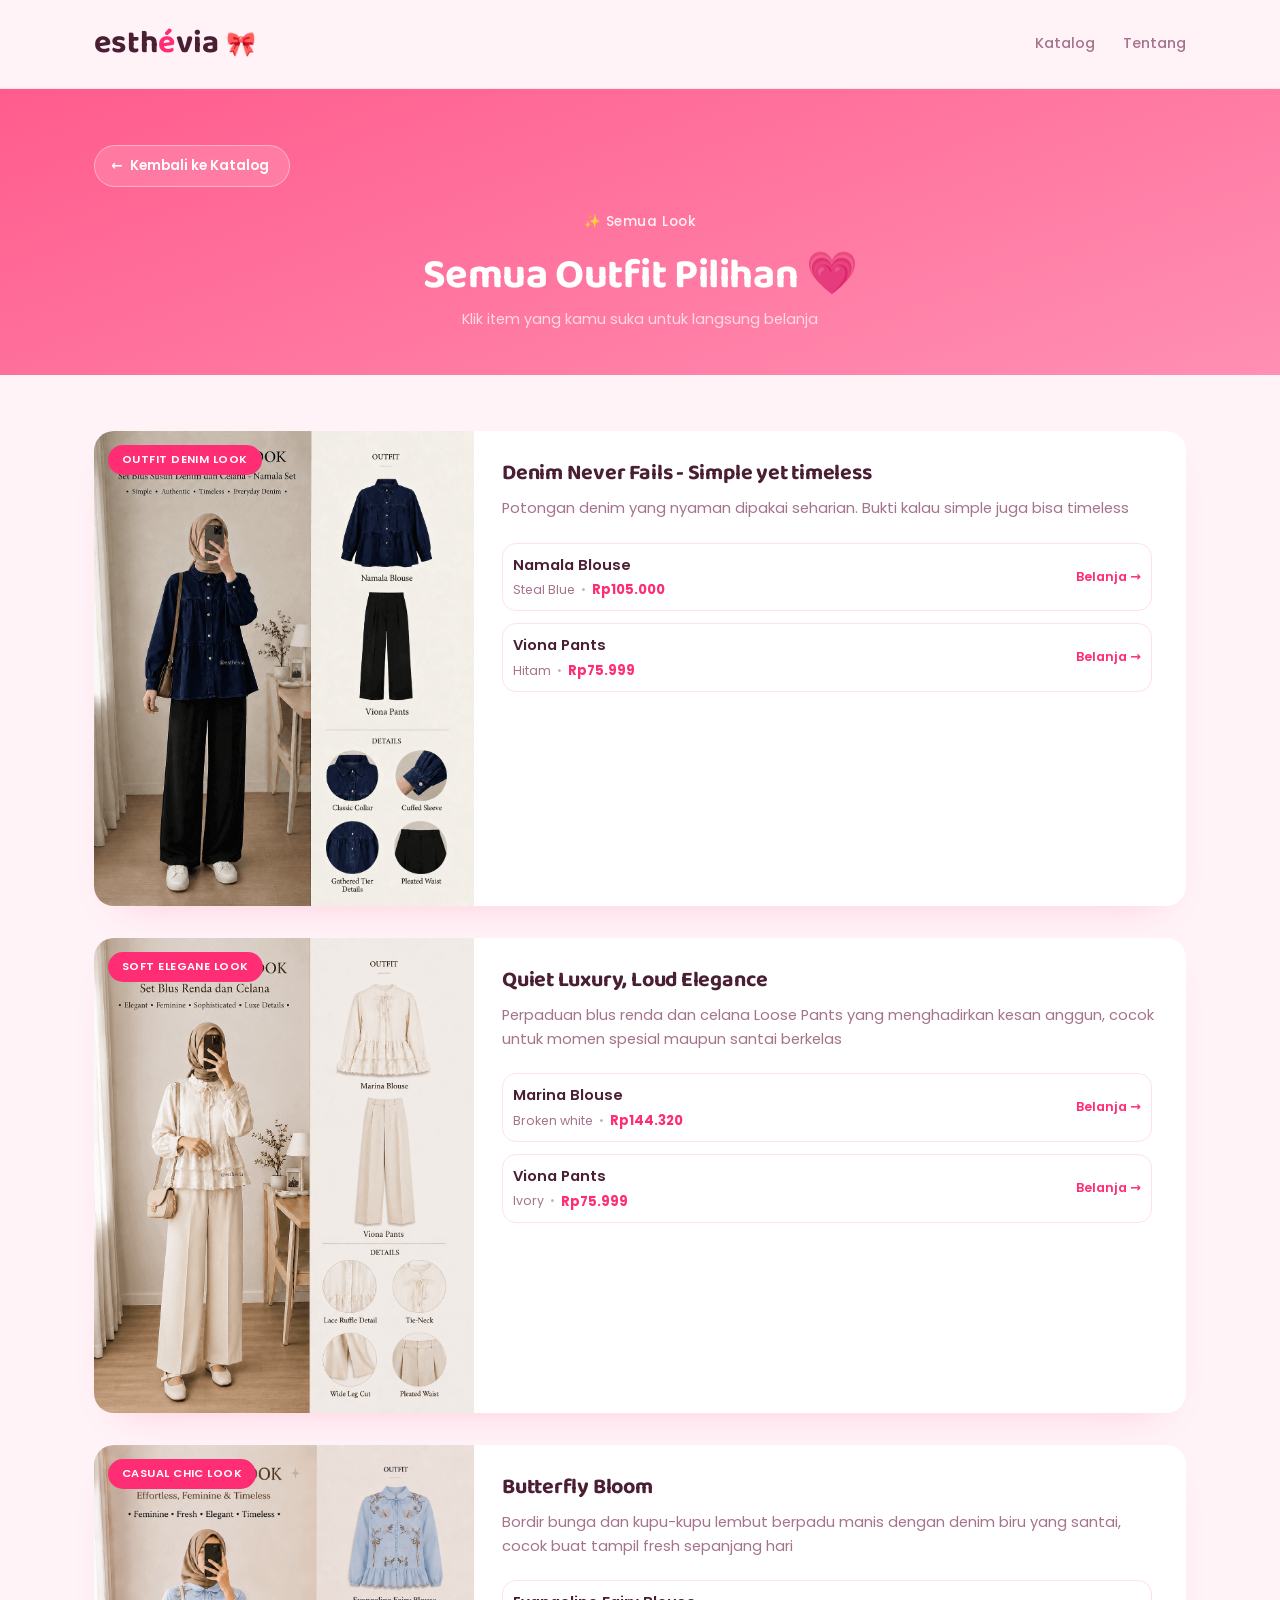
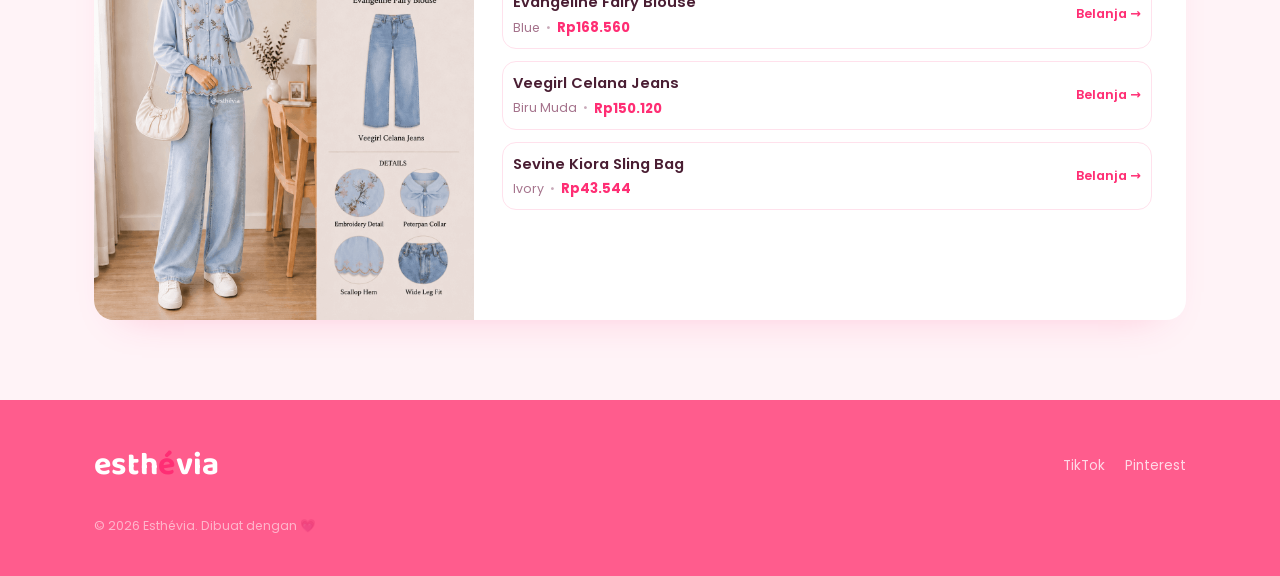
<file: looks.html>
<!DOCTYPE html>
<html lang="id">
<head>
<meta charset="UTF-8">
<meta name="viewport" content="width=device-width, initial-scale=1.0">
<title>Esthévia — Semua Look</title>
<meta name="description" content="Semua outfit pilihan dari Esthévia — lengkap, tinggal klik item yang kamu suka.">
<link rel="preconnect" href="https://fonts.googleapis.com">
<link rel="preconnect" href="https://fonts.gstatic.com" crossorigin>
<link href="https://fonts.googleapis.com/css2?family=Baloo+2:wght@500;600;700&family=Poppins:wght@400;500;600&family=Caveat:wght@500;600&display=swap" rel="stylesheet">
<link rel="stylesheet" href="style.css">
</head>
<body>

  <!-- ===== HEADER ===== -->
  <header class="site-header">
    <div class="wrap header-inner">
      <a href="index.html" class="logo">esth<span>é</span>via <span class="logo-emoji">🎀</span></a>
      <nav class="main-nav">
        <a href="index.html#katalog">Katalog</a>
        <a href="index.html#tentang">Tentang</a>
      </nav>
    </div>
  </header>

  <!-- ===== PAGE HERO ===== -->
  <section class="page-hero">
    <div class="wrap">
      <div class="page-hero-top">
        <a href="index.html" class="back-link">
          <span class="back-link-icon">←</span> Kembali ke Katalog
        </a>
      </div>
      <p class="hero-eyebrow">✨ Semua Look</p>
      <h1>Semua Outfit Pilihan 💗</h1>
      <p class="section-note">Klik item yang kamu suka untuk langsung belanja</p>
    </div>
  </section>

  <!-- ===== SEMUA LOOK ===== -->
  <section class="looks-page">
    <div class="wrap">

      <!-- 1 blok <article class="look-card"> = 1 outfit. Copy blok ini kalau mau nambah look baru -->
      <div class="looks-grid" id="looksGrid">

      <article class="look-card">
            <a class="look-photo" href="https://s.shopee.co.id/60Q6Vax48m" target="_blank" rel="noopener sponsored">
              <img src="Look 1.png" alt="Look 1">
              <span class="look-photo-tag">Outfit Denim Look</span>
            </a>
            <div class="look-detail">
              <h3 class="look-title">Denim Never Fails - Simple yet timeless</h3>
              <p class="look-desc">Potongan denim yang nyaman dipakai seharian. Bukti kalau simple juga bisa timeless</p>
              <ul class="look-items">
                <li class="look-item">
                  <a class="look-item-link" href="https://s.shopee.co.id/60Q6Vax48m" target="_blank" rel="noopener sponsored">
                    <span class="look-item-info">
                      <span class="look-item-name">Namala Blouse</span>
                      <span class="look-item-meta">
                        <span class="look-item-sub">Steal Blue</span>
                        <span class="look-item-dot">•</span>
                        <span class="look-item-price">Rp105.000</span>
                      </span>
                    </span>
                    <span class="look-item-cta">Belanja →</span>
                  </a>
                </li>
                <li class="look-item">
                  <a class="look-item-link" href="https://s.shopee.co.id/qi3OKfzMx" target="_blank" rel="noopener sponsored">
                    <span class="look-item-info">
                      <span class="look-item-name">Viona Pants</span>
                      <span class="look-item-meta">
                        <span class="look-item-sub">Hitam</span>
                        <span class="look-item-dot">•</span>
                        <span class="look-item-price">Rp75.999</span>
                      </span>
                    </span>
                    <span class="look-item-cta">Belanja →</span>
                  </a>
                </li>
              </ul>
            </div>
          </article>

          <article class="look-card">
            <a class="look-photo" href="https://s.shopee.co.id/4VbLk6rIXD" target="_blank" rel="noopener sponsored">
              <img src="Look 2.png" alt="Look 2">
              <span class="look-photo-tag">Soft Elegane Look</span>
            </a>
            <div class="look-detail">
              <h3 class="look-title">Quiet Luxury, Loud Elegance</h3>
              <p class="look-desc">Perpaduan blus renda dan celana Loose Pants yang menghadirkan kesan anggun, cocok untuk momen spesial maupun santai berkelas</p>
              <ul class="look-items">
                <li class="look-item">
                  <a class="look-item-link" href="https://s.shopee.co.id/4VbLk6rIXD" target="_blank" rel="noopener sponsored">
                    <span class="look-item-info">
                      <span class="look-item-name">Marina Blouse</span>
                      <span class="look-item-meta">
                        <span class="look-item-sub">Broken white</span>
                        <span class="look-item-dot">•</span>
                        <span class="look-item-price">Rp144.320</span>
                      </span>
                    </span>
                    <span class="look-item-cta">Belanja →</span>
                  </a>
                </li>
                <li class="look-item">
                  <a class="look-item-link" href="https://s.shopee.co.id/qi3OKfzMx" target="_blank" rel="noopener sponsored">
                    <span class="look-item-info">
                      <span class="look-item-name">Viona Pants</span>
                      <span class="look-item-meta">
                        <span class="look-item-sub">Ivory</span>
                        <span class="look-item-dot">•</span>
                        <span class="look-item-price">Rp75.999</span>
                      </span>
                    </span>
                    <span class="look-item-cta">Belanja →</span>
                  </a>
                </li>
              </ul>
            </div>
          </article>

          <article class="look-card">
            <a class="look-photo" href="https://s.shopee.co.id/3qLexDwYgm" target="_blank" rel="noopener sponsored">
              <img src="Look 3.png" alt="Look 3">
              <span class="look-photo-tag">Casual Chic Look</span>
            </a>
            <div class="look-detail">
              <h3 class="look-title">Butterfly Bloom</h3>
              <p class="look-desc">Bordir bunga dan kupu-kupu lembut berpadu manis dengan denim biru yang santai, cocok buat tampil fresh sepanjang hari</p>
              <ul class="look-items">
                <li class="look-item">
                  <a class="look-item-link" href="https://s.shopee.co.id/3qLexDwYgm" target="_blank" rel="noopener sponsored">
                    <span class="look-item-info">
                      <span class="look-item-name">Evangeline Fairy Blouse</span>
                      <span class="look-item-meta">
                        <span class="look-item-sub">Blue</span>
                        <span class="look-item-dot">•</span>
                        <span class="look-item-price">Rp168.560</span>
                      </span>
                    </span>
                    <span class="look-item-cta">Belanja →</span>
                  </a>
                </li>
                <li class="look-item">
                  <a class="look-item-link" href="https://s.shopee.co.id/7prnjSuRtc" target="_blank" rel="noopener sponsored">
                    <span class="look-item-info">
                      <span class="look-item-name">Veegirl Celana Jeans</span>
                      <span class="look-item-meta">
                        <span class="look-item-sub">Biru Muda</span>
                        <span class="look-item-dot">•</span>
                        <span class="look-item-price">Rp150.120</span>
                      </span>
                    </span>
                    <span class="look-item-cta">Belanja →</span>
                  </a>
                </li>
                <li class="look-item">
                  <a class="look-item-link" href="https://s.shopee.co.id/7fYRPpdwZE" target="_blank" rel="noopener sponsored">
                    <span class="look-item-info">
                      <span class="look-item-name">Sevine Kiora Sling Bag</span>
                      <span class="look-item-meta">
                        <span class="look-item-sub">Ivory</span>
                        <span class="look-item-dot">•</span>
                        <span class="look-item-price">Rp43.544</span>
                      </span>
                    </span>
                    <span class="look-item-cta">Belanja →</span>
                  </a>
                </li>
              </ul>
            </div>
          </article>
        </div>

        <!-- Mau nambah look baru? Copy 1 blok <article class="look-card">...</article> di atas,
             taruh di sini, terus ganti foto, judul, deskripsi, dan item-itemnya -->

      </div>

    </div>
  </section>

  <!-- ===== FOOTER ===== -->
  <footer class="site-footer">
    <div class="wrap footer-inner">
      <a href="index.html" class="logo footer-logo">esth<span>é</span>via</a>
      <div class="footer-social">
        <a href="https://tiktok.com/@esthevia" target="_blank" rel="noopener">TikTok</a>
        <a href="https://pinterest.com/esthevia" target="_blank" rel="noopener">Pinterest</a>
      </div>
      <p class="footer-copy">© 2026 Esthévia. Dibuat dengan 💗</p>
    </div>
  </footer>

<script src="script.js"></script>
<!-- Cloudflare Web Analytics --><script type='module' src='https://static.cloudflareinsights.com/beacon.min.js' data-cf-beacon='{"token": "ed4d5a388bdc4dc89d49bb93538c6d8a"}'></script><!-- End Cloudflare Web Analytics -->
</body>
</html>
</file>
<file: style.css>
:root {
  /* Warna — pink gemash */
  --bg-deep:      #FF5C8D;   /* pink bubblegum pekat — dasar hero & footer */
  --bg-panel:     #FFC2D6;   /* pink medium — panel & placeholder gambar */
  --bg-paper:     #FFF3F7;   /* pink pucat hampir putih — dasar konten */
  --bg-paper-alt: #FFE1EC;   /* pink pastel — garis/pemisah/hover */
  --ink:          #4A1E33;   /* plum gelap — teks utama, tetap kontras di atas pink */
  --ink-soft:     #A5738C;   /* mauve — teks sekunder */
  --cream:        #FFFFFF;   /* teks di atas dasar pink pekat */
  --cream-soft:   #FFD9E7;   /* teks sekunder di atas dasar pink pekat */
  --gold:         #FF2E74;   /* aksen utama — magenta cherry terang */
  --rose:         #D6437E;   /* aksen kedua — dusty magenta, dipakai tipis-tipis */

  --radius: 20px;
  --ease: cubic-bezier(.4,0,.2,1);
}

* { box-sizing: border-box; }

html { scroll-behavior: smooth; }

body {
  margin: 0;
  background: var(--bg-paper);
  color: var(--ink);
  font-family: 'Poppins', system-ui, sans-serif;
  font-size: 16px;
  line-height: 1.6;
  -webkit-font-smoothing: antialiased;
}

@media (prefers-reduced-motion: reduce) {
  html { scroll-behavior: auto; }
  * { animation: none !important; transition: none !important; }
}

.wrap {
  max-width: 1140px;
  margin: 0 auto;
  padding: 0 24px;
}

h1, h2, h3 {
  font-family: 'Baloo 2', 'Poppins', sans-serif;
  font-weight: 700;
  line-height: 1.2;
  margin: 0;
  letter-spacing: -0.01em;
}

a { color: inherit; text-decoration: none; }
a:focus-visible, button:focus-visible {
  outline: 2px solid var(--gold);
  outline-offset: 3px;
}

/* ===== HEADER ===== */
.site-header {
  position: sticky;
  top: 0;
  z-index: 50;
  background: rgba(255, 243, 247, 0.88);
  backdrop-filter: blur(8px);
  border-bottom: 1px solid var(--bg-paper-alt);
}

.header-inner {
  display: flex;
  align-items: center;
  justify-content: space-between;
  height: 88px;
}

.logo {
  font-family: 'Baloo 2', sans-serif;
  font-size: 2rem;
  font-weight: 700;
  letter-spacing: 0.01em;
  color: var(--ink);
}
.logo span.logo-emoji { font-size: 1.5rem; }
.logo span:not(.logo-emoji) { color: var(--gold); }

.main-nav { display: flex; gap: 28px; }
.main-nav a {
  font-size: 0.9rem;
  font-weight: 500;
  color: var(--ink-soft);
  transition: color .2s var(--ease);
}
.main-nav a:hover { color: var(--gold); }

/* ===== HERO ===== */
.hero {
  background: linear-gradient(160deg, var(--bg-deep) 0%, #FF8FB3 100%);
  color: var(--cream);
  padding: 96px 0 88px;
  position: relative;
  overflow: hidden;
  text-align: center;
}
.hero::before {
  content: "";
  position: absolute;
  top: -35%;
  left: 50%;
  transform: translateX(-50%);
  width: 640px;
  height: 640px;
  border-radius: 50%;
  background: radial-gradient(circle, rgba(255,255,255,0.22) 0%, rgba(255,255,255,0) 70%);
}
.hero-inner { position: relative; max-width: 640px; margin: 0 auto; }

.hero-eyebrow {
  font-size: 0.85rem;
  letter-spacing: 0.04em;
  color: var(--cream);
  margin: 0 0 18px;
  font-weight: 500;
  opacity: 0.9;
}

.hero-title {
  font-size: clamp(2.2rem, 5vw, 3.4rem);
  line-height: 1.2;
  color: var(--cream);
  text-shadow: 0 2px 12px rgba(184, 30, 90, 0.25);
}

.hero-sub {
  margin: 22px auto 32px;
  color: var(--cream-soft);
  font-size: 1.02rem;
  max-width: 480px;
}

.hero-cta {
  display: inline-block;
  background: var(--cream);
  color: var(--gold);
  border-radius: 999px;
  padding: 13px 30px;
  font-size: 0.9rem;
  font-weight: 600;
  letter-spacing: 0.01em;
  box-shadow: 0 8px 20px -8px rgba(0,0,0,0.25);
  transition: transform .2s var(--ease), box-shadow .2s var(--ease);
}
.hero-cta:hover { transform: translateY(-2px); box-shadow: 0 12px 24px -8px rgba(0,0,0,0.3); }

/* ===== LOOK OF THE WEEK ===== */
.look { padding: 64px 0 20px; }

.look-carousel-wrap {
  position: relative;
}

.look-grid {
  display: flex;
  align-items: flex-start;
  gap: 0;
  overflow-x: auto;
  scroll-snap-type: x mandatory;
  scroll-behavior: smooth;
  border-radius: var(--radius);
  box-shadow: 0 20px 40px -24px rgba(255, 46, 116, 0.28);
  scrollbar-width: none;
  -ms-overflow-style: none;
}
.look-grid::-webkit-scrollbar { display: none; }

.look-card {
  flex: 0 0 100%;
  scroll-snap-align: start;
  display: grid;
  grid-template-columns: minmax(240px, 380px) 1fr;
  gap: 0;
  background: #fff;
  overflow: hidden;
}

.look-photo {
  position: relative;
  display: block;
  aspect-ratio: 4 / 5;
  overflow: hidden;
  background: var(--bg-panel);
}
.look-photo img {
  width: 100%;
  height: 100%;
  object-fit: cover;
  display: block;
  transition: transform .4s var(--ease);
}
.look-photo:hover img { transform: scale(1.04); }

.look-photo-tag {
  position: absolute;
  top: 14px;
  left: 14px;
  background: var(--gold);
  color: #fff;
  font-size: 0.7rem;
  font-weight: 600;
  letter-spacing: 0.04em;
  text-transform: uppercase;
  padding: 6px 14px;
  border-radius: 999px;
}

.look-detail {
  padding: 30px 28px;
  display: flex;
  flex-direction: column;
  min-height: 0;
}

.look-title {
  font-size: 1.35rem;
  color: var(--ink);
  margin-bottom: 10px;
}

.look-desc {
  color: var(--ink-soft);
  font-size: 0.92rem;
  margin: 0 0 22px;
}

/* daftar item bisa discroll sendiri kalau kepanjangan, biar kartu gak melar */
.look-items {
  list-style: none;
  margin: 0;
  padding: 0 6px 4px 0;
  display: flex;
  flex-direction: column;
  gap: 12px;
  max-height: 320px;
  overflow-y: auto;
}
.look-items::-webkit-scrollbar { width: 6px; }
.look-items::-webkit-scrollbar-track { background: transparent; }
.look-items::-webkit-scrollbar-thumb { background: var(--bg-panel); border-radius: 999px; }
.look-items::-webkit-scrollbar-thumb:hover { background: var(--gold); }

.look-item-link {
  display: flex;
  align-items: center;
  gap: 14px;
  padding: 10px;
  border-radius: 14px;
  border: 1px solid var(--bg-paper-alt);
  transition: border-color .2s var(--ease), background .2s var(--ease);
}
.look-item-link:hover {
  border-color: var(--gold);
  background: var(--bg-paper-alt);
}

.look-item-thumb {
  width: 52px;
  height: 52px;
  border-radius: 10px;
  object-fit: cover;
  flex-shrink: 0;
  background: var(--bg-paper-alt);
}

.look-item-info {
  display: flex;
  flex-direction: column;
  flex: 1;
  min-width: 0;
}

.look-item-name {
  font-size: 0.92rem;
  font-weight: 600;
  color: var(--ink);
}

/* baris ke-2: warna & harga digabung sejajar, dipisah titik, biar total cuma 2 baris */
.look-item-meta {
  display: flex;
  align-items: center;
  gap: 6px;
  margin-top: 2px;
}

.look-item-sub {
  font-size: 0.78rem;
  color: var(--ink-soft);
}

.look-item-dot {
  font-size: 0.7rem;
  color: var(--ink-soft);
  opacity: 0.6;
}

.look-item-price {
  font-size: 0.82rem;
  font-weight: 700;
  color: var(--gold);
}

.look-item-cta {
  font-size: 0.8rem;
  font-weight: 600;
  color: var(--gold);
  white-space: nowrap;
}

/* tombol panah kiri/kanan carousel */
.look-nav {
  position: absolute;
  top: 50%;
  transform: translateY(-50%);
  width: 42px;
  height: 42px;
  border-radius: 50%;
  background: #fff;
  color: var(--gold);
  border: 1px solid var(--bg-panel);
  font-size: 1.4rem;
  line-height: 1;
  display: flex;
  align-items: center;
  justify-content: center;
  cursor: pointer;
  box-shadow: 0 10px 22px -10px rgba(0,0,0,0.25);
  z-index: 5;
  transition: background .2s var(--ease), color .2s var(--ease), transform .2s var(--ease);
}
.look-nav:hover { background: var(--gold); color: #fff; }
.look-nav-prev { left: -18px; }
.look-nav-next { right: -18px; }

/* titik indikator posisi look aktif */
.look-dots {
  display: flex;
  justify-content: center;
  gap: 8px;
  margin-top: 18px;
}
.look-dot {
  width: 8px;
  height: 8px;
  padding: 0;
  border: none;
  border-radius: 50%;
  background: var(--bg-panel);
  cursor: pointer;
  transition: background .2s var(--ease), transform .2s var(--ease);
}
.look-dot.is-active { background: var(--gold); transform: scale(1.35); }

/* tombol untuk memuat look tambahan ke dalam carousel */
.look-more-wrap {
  display: flex;
  justify-content: center;
  margin-top: 22px;
}

.look-load-more {
  display: inline-block;
  font-family: 'Poppins', sans-serif;
  font-size: 0.85rem;
  font-weight: 600;
  color: var(--gold);
  background: #fff;
  border: 1.5px solid var(--gold);
  border-radius: 999px;
  padding: 10px 24px;
  cursor: pointer;
  transition: background .2s var(--ease), color .2s var(--ease), transform .2s var(--ease);
}
.look-load-more:hover { background: var(--gold); color: #fff; transform: translateY(-1px); }

@media (max-width: 720px) {
  .look-card { grid-template-columns: 1fr; }
  .look-photo { aspect-ratio: 4 / 5; }
  .look-nav { display: none; }
  .look-items { max-height: 260px; }
}

/* ===== KATALOG ===== */
.katalog { padding: 84px 0 40px; }

.section-head {
  display: flex;
  align-items: baseline;
  justify-content: space-between;
  margin-bottom: 28px;
  flex-wrap: wrap;
  gap: 8px;
}
.section-head h2 { font-size: 1.9rem; color: var(--ink); }
.section-note { color: var(--ink-soft); font-size: 0.9rem; margin: 0; }

.filter-group { margin-bottom: 22px; }

.sub-filter-group {
  margin-left: 18px;
  padding-left: 14px;
  border-left: 2px dashed var(--bg-panel);
}

.sub-pill {
  font-size: 0.78rem;
  padding: 7px 15px;
}


.filter-label {
  font-size: 0.78rem;
  font-weight: 600;
  text-transform: uppercase;
  letter-spacing: 0.08em;
  color: var(--rose);
  margin: 0 0 10px;
}

.filter-bar {
  display: flex;
  gap: 10px;
  flex-wrap: wrap;
}

.filter-pill {
  font-family: 'Poppins', sans-serif;
  font-size: 0.85rem;
  font-weight: 500;
  padding: 9px 18px;
  border: 1.5px solid var(--bg-panel);
  background: #fff;
  color: var(--ink-soft);
  border-radius: 999px;
  cursor: pointer;
  transition: all .2s var(--ease);
}
.filter-pill:hover { border-color: var(--gold); color: var(--ink); }
.filter-pill.is-active {
  background: var(--gold);
  border-color: var(--gold);
  color: #fff;
}

/* ===== GRID / CARD ===== */
.grid {
  display: grid;
  grid-template-columns: repeat(auto-fill, minmax(240px, 1fr));
  gap: 28px;
  margin-top: 36px;
}

.card {
  background: #fff;
  border: 1px solid var(--bg-paper-alt);
  border-radius: var(--radius);
  overflow: hidden;
  transition: transform .25s var(--ease), box-shadow .25s var(--ease);
}
.card:hover {
  transform: translateY(-4px) rotate(-0.4deg);
  box-shadow: 0 18px 34px -18px rgba(255, 46, 116, 0.35);
}

.card-media {
  position: relative;
  display: block;
  aspect-ratio: 4 / 5;
  overflow: hidden;
  background: var(--bg-panel);
}

/* strip foto yang bisa digeser ke samping — dipakai kalau produk punya beberapa warna/varian */
.card-media-gallery {
  display: flex;
  width: 100%;
  height: 100%;
  overflow-x: auto;
  scroll-snap-type: x mandatory;
  scroll-behavior: smooth;
  scrollbar-width: none;
  -ms-overflow-style: none;
}
.card-media-gallery::-webkit-scrollbar { display: none; }

.card-media-gallery a {
  flex: 0 0 100%;
  scroll-snap-align: start;
  display: block;
  width: 100%;
  height: 100%;
}

.card-media-gallery img {
  width: 100%;
  height: 100%;
  object-fit: cover;
  display: block;
  transition: transform .4s var(--ease);
}
.card:hover .card-media-gallery img { transform: scale(1.05); }

/* titik indikator warna/varian — otomatis dibuat lewat JS, cuma muncul kalau fotonya lebih dari 1 */
.card-media-dots {
  position: absolute;
  bottom: 10px;
  left: 0;
  right: 0;
  display: flex;
  justify-content: center;
  gap: 6px;
  pointer-events: none;
  z-index: 2;
}
.card-media-dot {
  width: 6px;
  height: 6px;
  border-radius: 50%;
  background: rgba(255, 255, 255, 0.6);
  box-shadow: 0 0 0 1px rgba(0, 0, 0, 0.08);
  transition: background .2s var(--ease), transform .2s var(--ease);
}
.card-media-dot.is-active {
  background: var(--gold);
  transform: scale(1.25);
}

/* tombol panah kiri/kanan buat geser antar foto warna — selalu kelihatan */
.card-media-nav {
  position: absolute;
  top: 50%;
  transform: translateY(-50%);
  width: 34px;
  height: 34px;
  border-radius: 50%;
  background: rgba(255, 255, 255, 0.95);
  color: var(--gold);
  border: none;
  font-size: 1.1rem;
  line-height: 1;
  display: flex;
  align-items: center;
  justify-content: center;
  cursor: pointer;
  box-shadow: 0 6px 14px -4px rgba(0, 0, 0, 0.35);
  z-index: 3;
  transition: background .2s var(--ease), color .2s var(--ease), transform .2s var(--ease);
}
.card-media-nav:hover { background: var(--gold); color: #fff; transform: translateY(-50%) scale(1.08); }
.card-media-nav-prev { left: 10px; }
.card-media-nav-next { right: 10px; }

.card-tag {
  position: absolute;
  top: 12px;
  left: 12px;
  background: rgba(255, 255, 255, 0.92);
  color: var(--gold);
  font-size: 0.7rem;
  font-weight: 600;
  letter-spacing: 0.04em;
  text-transform: uppercase;
  padding: 5px 12px;
  border-radius: 999px;
}

.card-body { padding: 18px 18px 20px; }

.card-title {
  font-size: 1.05rem;
  margin-bottom: 8px;
  color: var(--ink);
}

.card-note {
  font-family: 'Caveat', cursive;
  font-size: 1.3rem;
  color: var(--rose);
  line-height: 1.3;
  margin: 0 0 14px;
}

.card-foot {
  display: flex;
  align-items: center;
  justify-content: space-between;
  padding-top: 14px;
  border-top: 1px dashed var(--bg-paper-alt);
}

.card-price {
  font-size: 0.85rem;
  font-weight: 600;
  color: var(--ink-soft);
}

.card-cta {
  font-size: 0.85rem;
  font-weight: 600;
  color: #fff;
  background: var(--gold);
  padding: 7px 16px;
  border-radius: 999px;
  transition: background .2s var(--ease), transform .2s var(--ease);
}
.card-cta:hover { background: var(--rose); transform: translateY(-1px); }

.empty-state {
  text-align: center;
  color: var(--ink-soft);
  padding: 60px 0;
  font-size: 0.95rem;
}

/* ===== ABOUT ===== */
.about {
  background: var(--bg-paper-alt);
  padding: 64px 0;
  margin-top: 40px;
}
.about-grid {
  display: flex;
  flex-wrap: wrap;
  align-items: stretch;
  gap: 32px;
}
.about-inner {
  max-width: 620px;
  flex: 1 1 420px;
  display: flex;
  flex-direction: column;
  justify-content: center;
}
.about h2 { font-size: 1.5rem; margin-bottom: 10px; color: var(--ink); }
.about p { color: var(--ink-soft); font-size: 0.95rem; margin: 0; }

/* kartu amplop kirim pesan — kecil & ringkas, nempel di sebelah teks, tinggi ngikutin teks */
.envelope-card {
  flex: 0 0 320px;
  display: flex;
  flex-direction: column;
  background: #fff;
  border: 1.5px dashed var(--rose);
  border-radius: 16px;
  padding: 16px 18px;
  box-shadow: 0 14px 26px -20px rgba(255, 46, 116, 0.35);
  transition: transform .25s var(--ease);
}
.envelope-card:hover { transform: translateY(-2px); }

.envelope-caption {
  font-size: 0.78rem;
  font-weight: 500;
  color: var(--ink-soft);
  line-height: 1.4;
  margin: 0 0 12px;
}
.envelope-icon { font-size: 0.95rem; }

.envelope-form {
  display: flex;
  flex-direction: column;
  flex: 1;
  gap: 4px;
}

.envelope-label {
  font-size: 0.7rem;
  font-weight: 600;
  color: var(--rose);
  margin-top: 6px;
}
.envelope-label span {
  font-weight: 400;
  color: var(--ink-soft);
}

.envelope-input,
.envelope-textarea {
  font-family: 'Poppins', sans-serif;
  font-size: 0.8rem;
  color: var(--ink);
  background: var(--bg-paper);
  border: 1.5px solid var(--bg-panel);
  border-radius: 10px;
  padding: 7px 11px;
  resize: none;
  transition: border-color .2s var(--ease);
}
.envelope-input:focus,
.envelope-textarea:focus {
  outline: none;
  border-color: var(--gold);
}
.envelope-textarea { flex: 1; min-height: 64px; line-height: 1.4; }

.envelope-submit {
  align-self: flex-end;
  margin-top: 10px;
  font-family: 'Poppins', sans-serif;
  font-size: 0.78rem;
  font-weight: 600;
  color: #fff;
  background: var(--gold);
  border: none;
  border-radius: 999px;
  padding: 7px 18px;
  cursor: pointer;
  transition: background .2s var(--ease), transform .2s var(--ease);
}
.envelope-submit:hover { background: var(--rose); transform: translateY(-1px); }

.envelope-hint {
  font-size: 0.72rem;
  color: var(--ink-soft);
  margin: 8px 0 0;
}

@media (max-width: 860px) {
  .about-grid { flex-direction: column; gap: 24px; }
  .envelope-card { flex: 0 0 auto; width: 100%; max-width: 320px; }
  .about-inner { flex: 1 1 auto; justify-content: flex-start; max-width: 100%; }
}

/* ===== FOOTER ===== */
.site-footer {
  background: var(--bg-deep);
  color: var(--cream-soft);
  padding: 40px 0;
}
.footer-inner {
  display: flex;
  align-items: center;
  justify-content: space-between;
  flex-wrap: wrap;
  gap: 16px;
}
.footer-logo { color: var(--cream); }
.footer-logo span { color: #fff; }
.footer-social { display: flex; gap: 20px; }
.footer-social a {
  font-size: 0.85rem;
  transition: color .2s var(--ease);
}
.footer-social a:hover { color: #fff; }
.footer-copy {
  width: 100%;
  font-size: 0.78rem;
  margin: 8px 0 0;
  color: rgba(255,255,255,0.55);
}

/* ===== HALAMAN "SEMUA LOOK" (looks.html) ===== */
.page-hero {
  background: linear-gradient(160deg, var(--bg-deep) 0%, #FF8FB3 100%);
  color: var(--cream);
  padding: 56px 0 44px;
  text-align: center;
}
.page-hero h1 {
  font-size: clamp(1.8rem, 4vw, 2.6rem);
  color: var(--cream);
  margin: 14px 0 8px;
}
.page-hero .section-note { color: var(--cream-soft); }

.back-link {
  display: inline-flex;
  align-items: center;
  gap: 8px;
  font-size: 0.85rem;
  font-weight: 600;
  color: var(--cream);
  background: rgba(255, 255, 255, 0.14);
  border: 1px solid rgba(255, 255, 255, 0.4);
  border-radius: 999px;
  padding: 9px 20px 9px 16px;
  backdrop-filter: blur(6px);
  transition: background .2s var(--ease), color .2s var(--ease), transform .2s var(--ease), border-color .2s var(--ease);
}
.back-link:hover {
  background: var(--cream);
  color: var(--gold);
  border-color: var(--cream);
  transform: translateY(-1px);
}
.back-link-icon {
  display: inline-block;
  transition: transform .2s var(--ease);
}
.back-link:hover .back-link-icon { transform: translateX(-3px); }

.page-hero-top {
  display: flex;
  justify-content: flex-start;
  margin-bottom: 24px;
}

.looks-page { padding: 56px 0 80px; }

.looks-grid {
  display: grid;
  gap: 32px;
}

.looks-grid .look-card {
  border-radius: var(--radius);
  overflow: hidden;
  box-shadow: 0 20px 40px -28px rgba(255, 46, 116, 0.28);
}

@media (max-width: 720px) {
  .looks-grid .look-card { grid-template-columns: 1fr; }
  .looks-grid .look-photo { aspect-ratio: 4 / 5; }
}

/* ===== RESPONSIVE ===== */
@media (max-width: 640px) {
  .main-nav { gap: 16px; }
  .hero { padding: 72px 0 64px; }
  .katalog { padding: 56px 0 24px; }
  .footer-inner { flex-direction: column; align-items: flex-start; }
}
</file>
